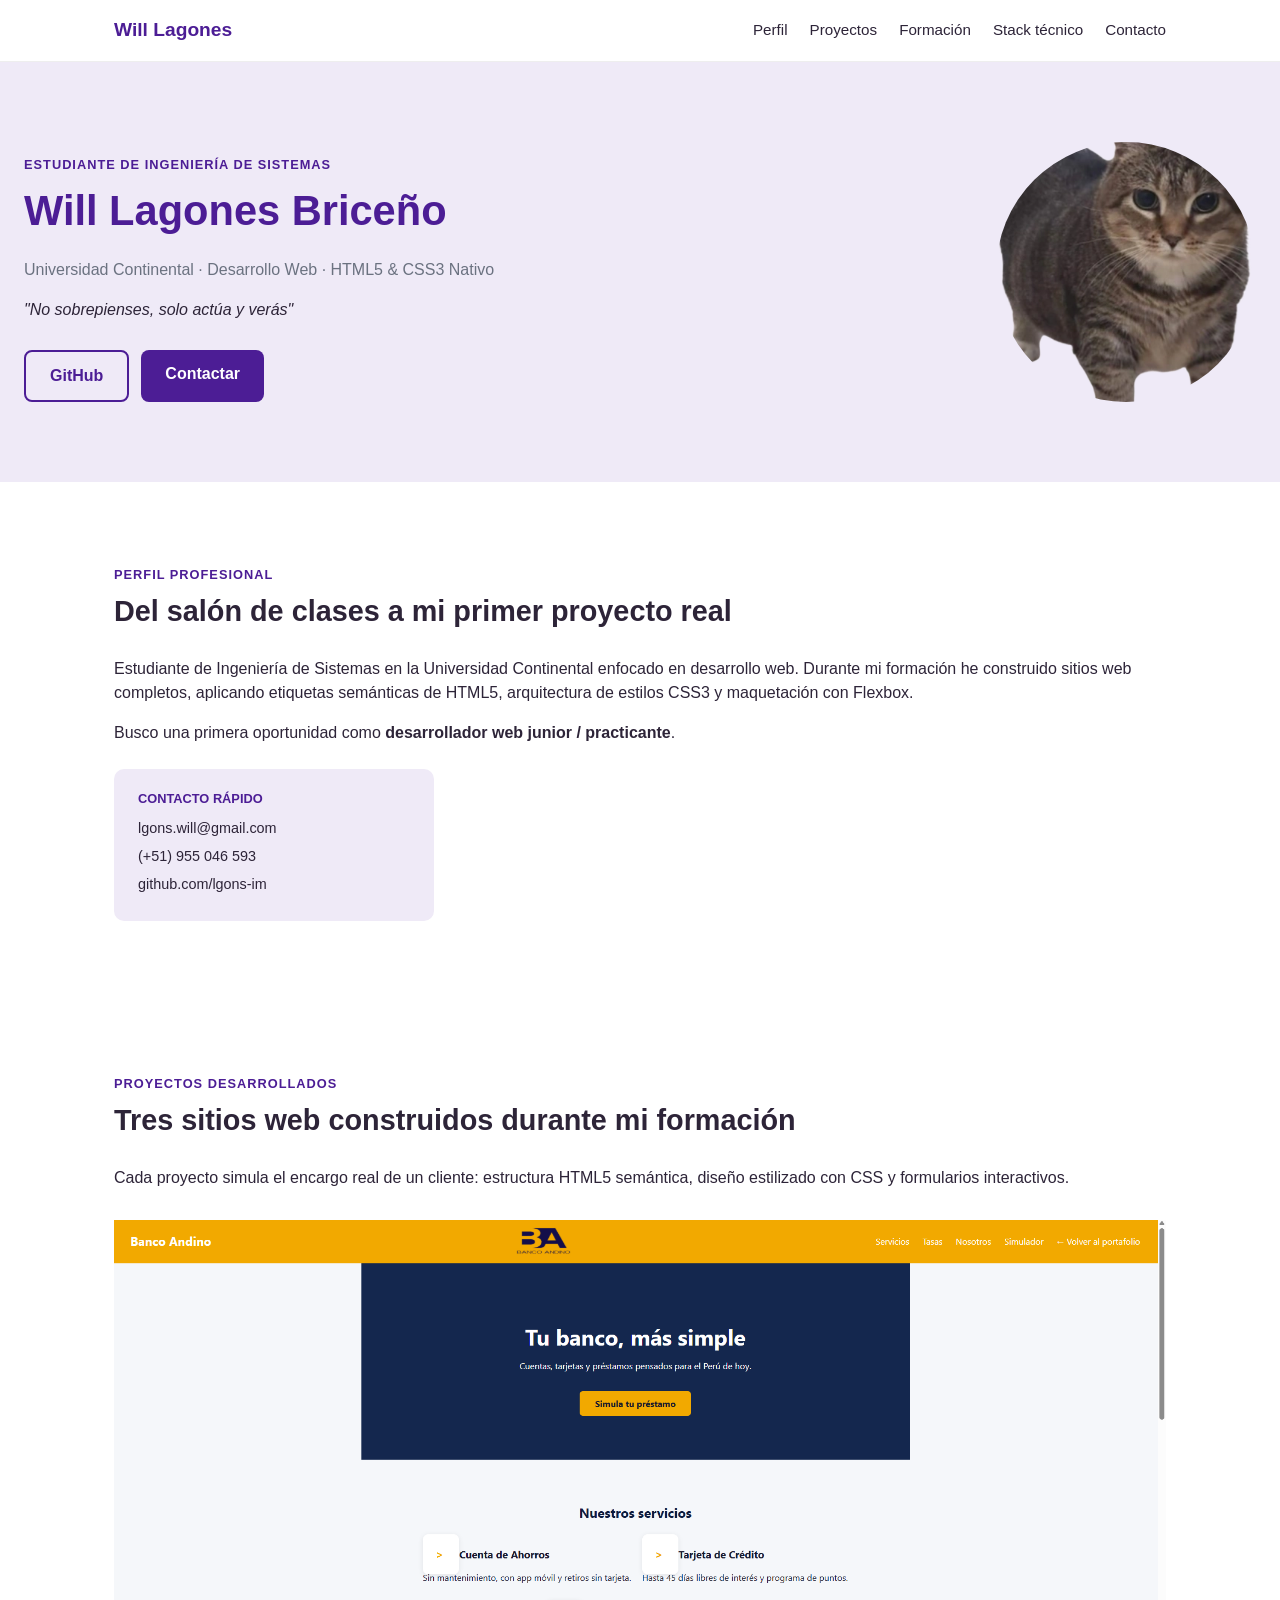
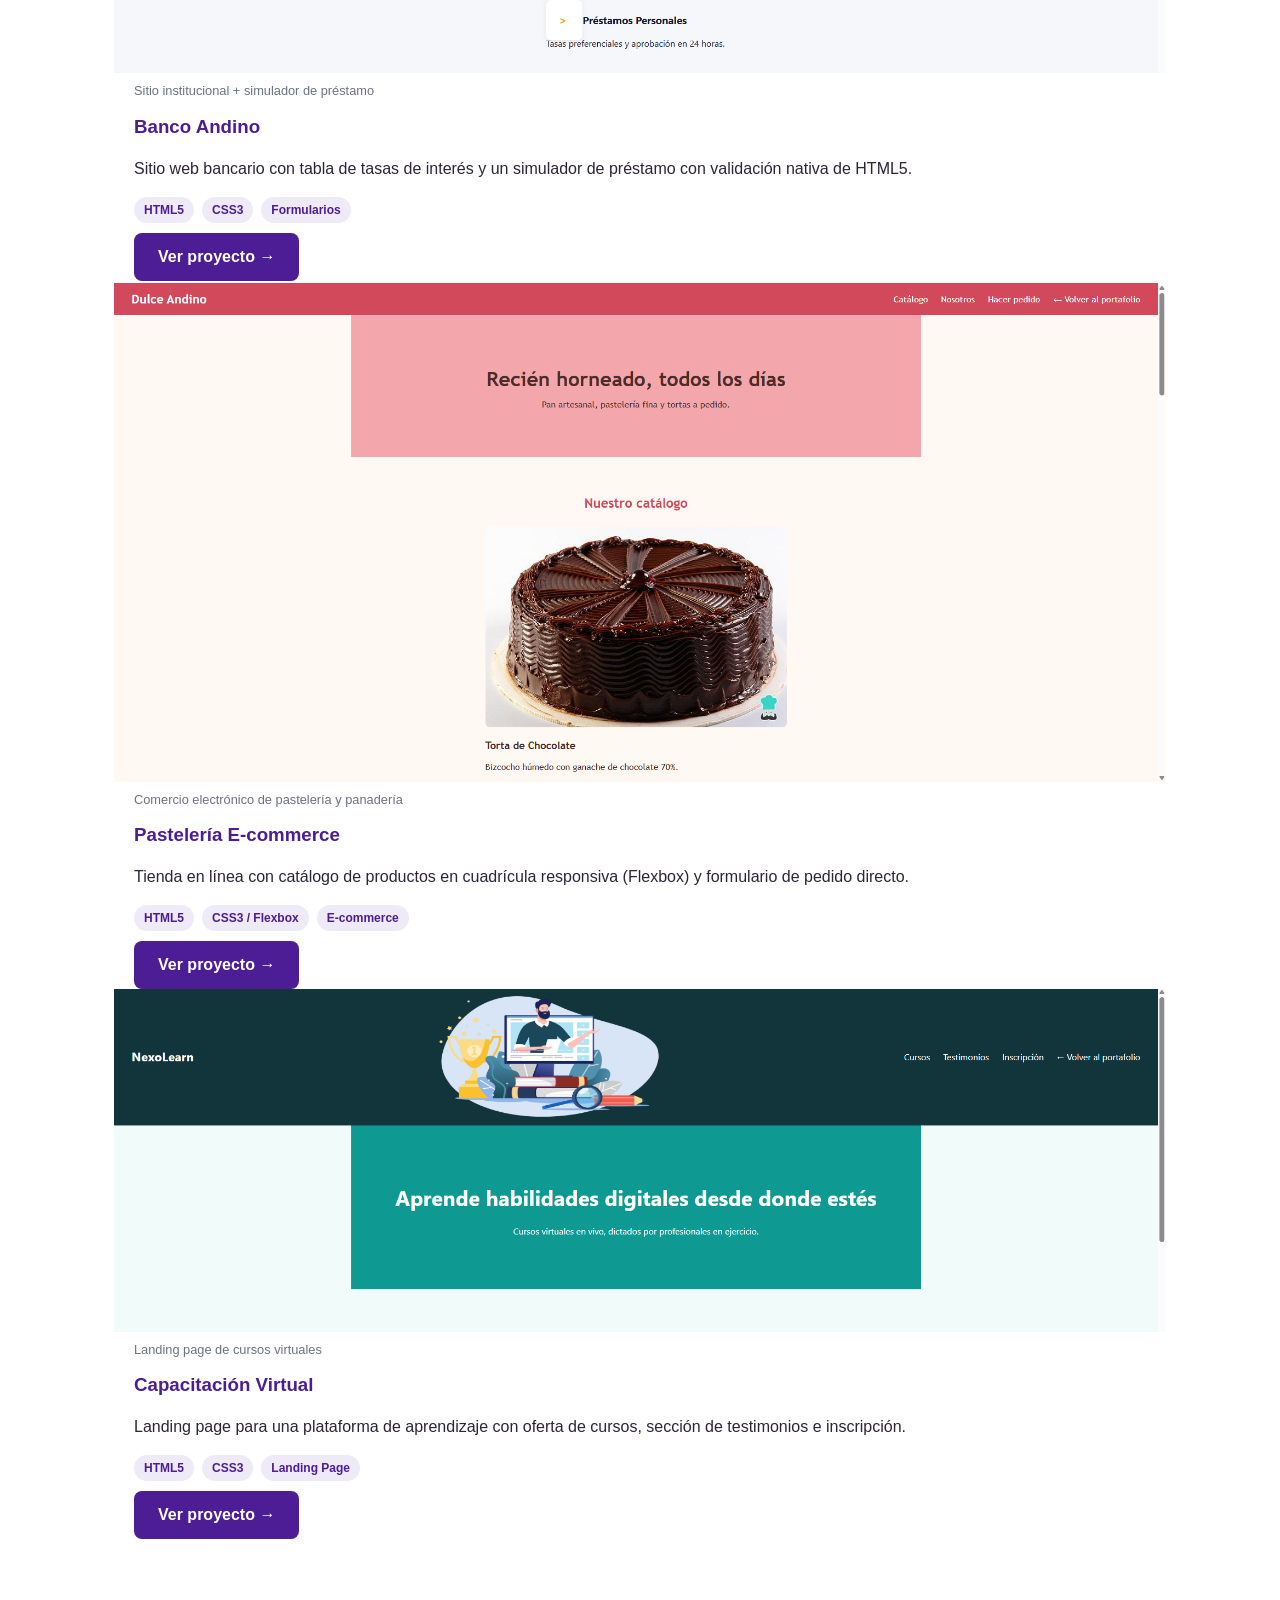
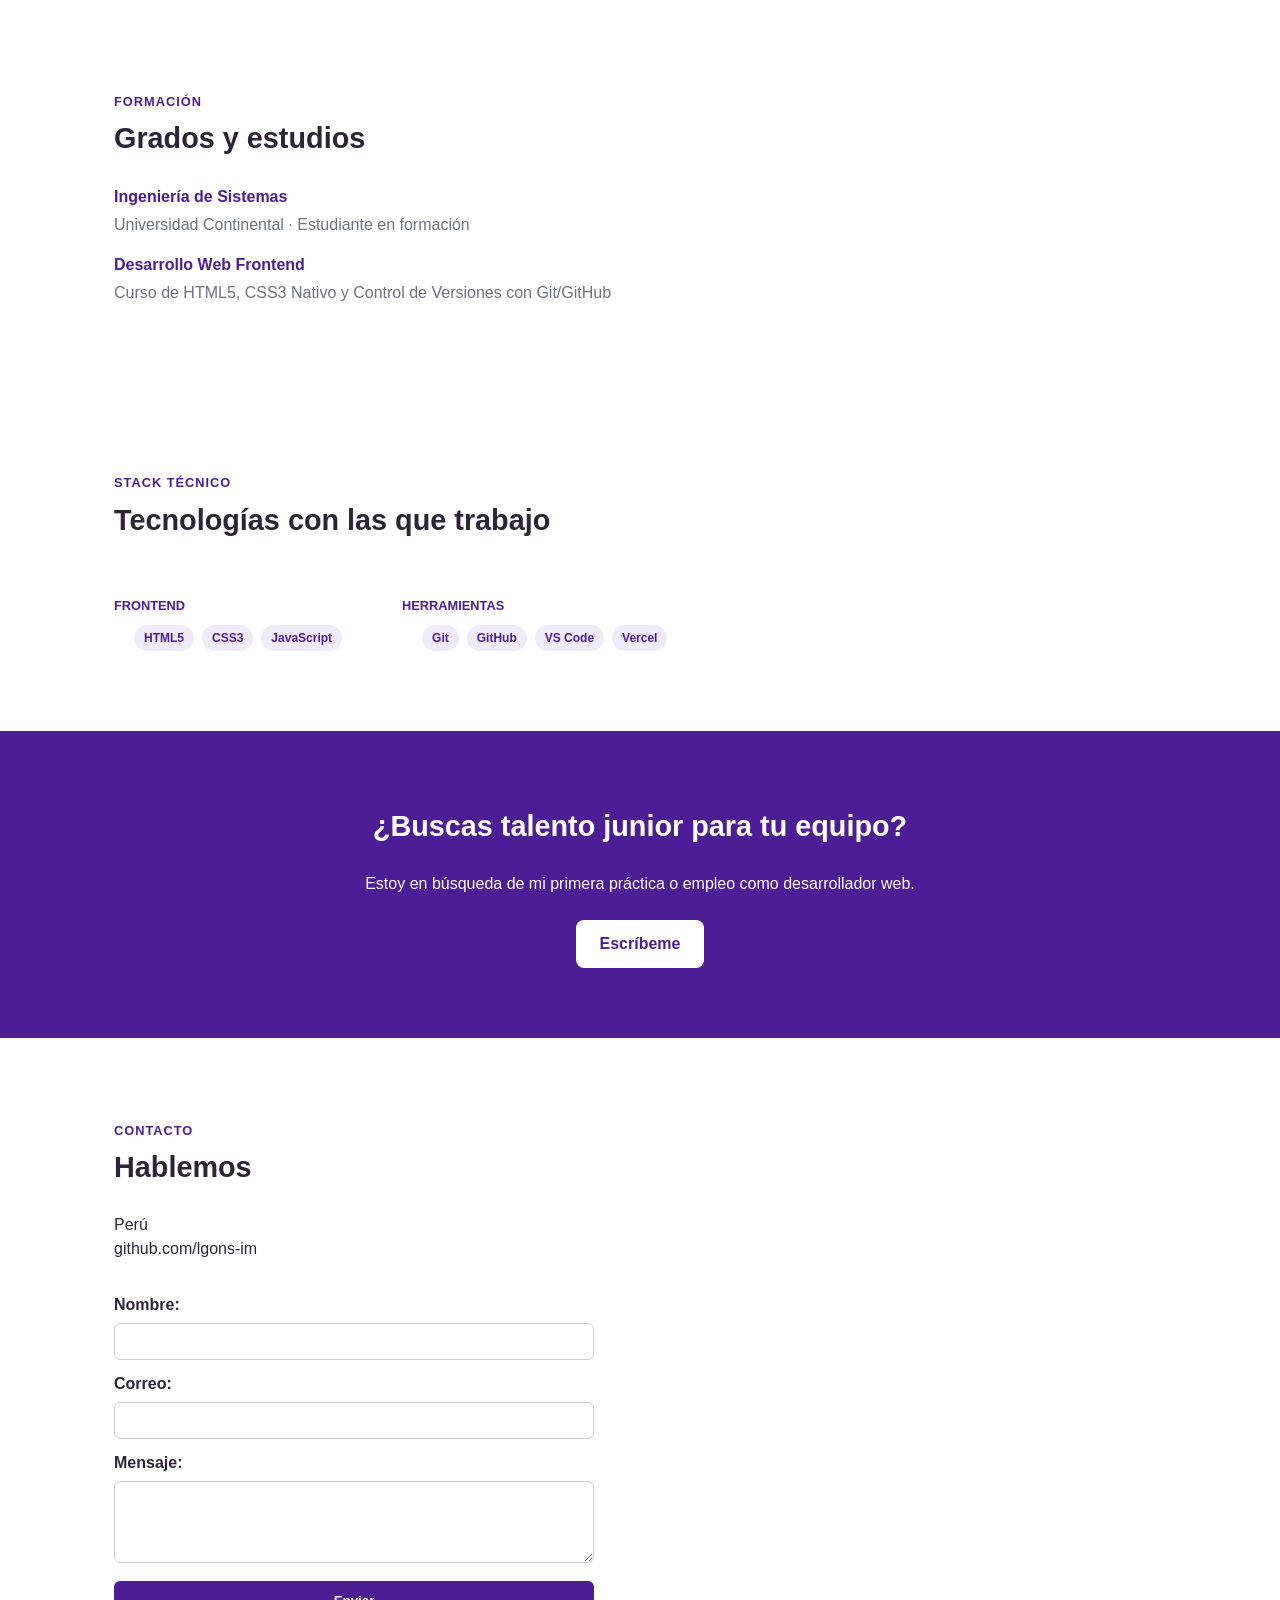
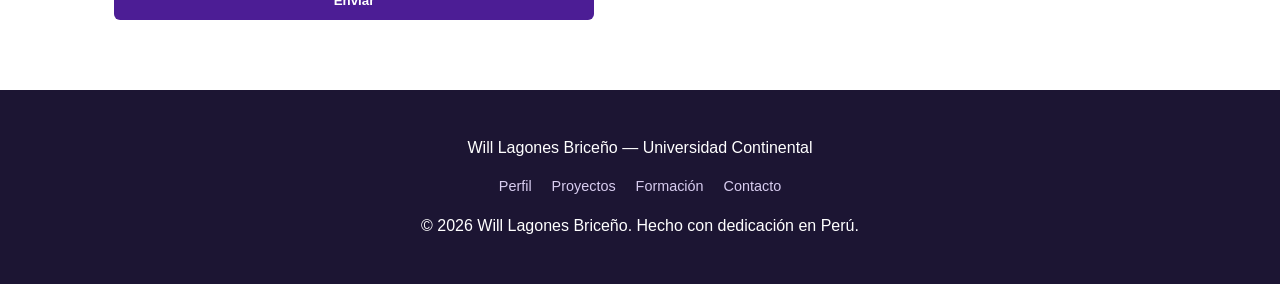
<file: index.html>
<!DOCTYPE html>
<html lang="es">
<head>
  <meta charset="UTF-8">
  <meta name="viewport" content="width=device-width, initial-scale=1.0">
  <meta name="description" content="Portafolio de Will Lagones Briceño, estudiante de Ingeniería de Sistemas en la Universidad Continental">
  <meta name="author" content="Will Lagones Briceño">
  <title>Will Lagones Briceño — Portafolio de Desarrollo Web</title>
  <link rel="stylesheet" href="../css/portafolio.css">
</head>
<body>

  <header>
    <nav>
      <a href="#top" class="logo">Will Lagones</a>
      <ul>
        <li><a href="#perfil">Perfil</a></li>
        <li><a href="#proyectos">Proyectos</a></li>
        <li><a href="#formacion">Formación</a></li>
        <li><a href="#stack">Stack técnico</a></li>
        <li><a href="#contacto">Contacto</a></li>
      </ul>
    </nav>
  </header>

  <main>

    <!-- ============ HERO ============ -->
    <section class="hero" id="top">
      <div class="hero-texto">
        <p class="kicker">Estudiante de Ingeniería de Sistemas</p>
        <h1>Will Lagones Briceño</h1>
        <p class="subtitulo">Universidad Continental · Desarrollo Web · HTML5 & CSS3 Nativo</p>
        <p class="frase">"No sobrepienses, solo actúa y verás"</p>
        <div class="hero-botones">
          <a href="https://github.com/lgons-im" target="_blank" rel="noopener" class="btn btn-outline">GitHub</a>
          <a href="#contacto" class="btn btn-solido">Contactar</a>
        </div>
      </div>
      <img src="../img/Oia_Cat.webp" alt="Foto de Will Lagones Briceño" width="260" height="260" class="hero-foto">
    </section>

    <!-- ============ PERFIL PROFESIONAL ============ -->
    <section id="perfil">
      <p class="kicker">Perfil profesional</p>
      <h2>Del salón de clases a mi primer proyecto real</h2>
      <p>Estudiante de Ingeniería de Sistemas en la Universidad Continental enfocado en desarrollo web. Durante mi formación he construido
      sitios web completos, aplicando etiquetas semánticas de HTML5, arquitectura de estilos CSS3 y maquetación con Flexbox.</p>
      <p>Busco una primera oportunidad como <strong>desarrollador web junior / practicante</strong>.</p>

      <div class="contacto-rapido">
        <h6>Contacto rápido</h6>
        <ul>
          <li>lgons.will@gmail.com</li>
          <li>(+51) 955 046 593</li>
          <li>github.com/lgons-im</li>
        </ul>
      </div>
    </section>

    <!-- ============ PROYECTOS ============ -->
    <section id="proyectos">
      <p class="kicker">Proyectos desarrollados</p>
      <h2>Tres sitios web construidos durante mi formación</h2>
      <p>Cada proyecto simula el encargo real de un cliente: estructura HTML5 semántica, diseño estilizado con CSS y formularios interactivos.</p>

      <div class="proyectos-grid">

        <article class="proyecto-card">
          <figure>
            <img src="../img/banco.png" alt="Captura del sitio Banco Andino">
            <figcaption>Sitio institucional + simulador de préstamo</figcaption>
          </figure>
          <h3>Banco Andino</h3>
          <p>Sitio web bancario con tabla de tasas de interés y un simulador de préstamo con validación nativa de HTML5.</p>
          <ul class="tecnologias">
            <li>HTML5</li>
            <li>CSS3</li>
            <li>Formularios</li>
          </ul>
          <a href="banco.html" class="btn btn-solido">Ver proyecto &rarr;</a>

        <article class="proyecto-card">
          <figure>
            <img src="../img/ecommerce.png" alt="Captura del sitio de la pastelería">
            <figcaption>Comercio electrónico de pastelería y panadería</figcaption>
          </figure>
          <h3>Pastelería E-commerce</h3>
          <p>Tienda en línea con catálogo de productos en cuadrícula responsiva (Flexbox) y formulario de pedido directo.</p>
          <ul class="tecnologias">
            <li>HTML5</li>
            <li>CSS3 / Flexbox</li>
            <li>E-commerce</li>
          </ul>
<a href="pasteleria_ecommerce.html" class="btn btn-solido">Ver proyecto &rarr;</a>        </article>

        <article class="proyecto-card">
          <figure>
            <img src="../img/capacitacion.png" alt="Captura del sitio de capacitación virtual">
            <figcaption>Landing page de cursos virtuales</figcaption>
          </figure>
          <h3>Capacitación Virtual</h3>
          <p>Landing page para una plataforma de aprendizaje con oferta de cursos, sección de testimonios e inscripción.</p>
          <ul class="tecnologias">
            <li>HTML5</li>
            <li>CSS3</li>
            <li>Landing Page</li>
          </ul>
<a href="capacitacion_virtual.html" class="btn btn-solido">Ver proyecto &rarr;</a>        </article>

      </div>
    </section>

    <!-- ============ FORMACIÓN ============ -->
    <section id="formacion">
      <p class="kicker">Formación</p>
      <h2>Grados y estudios</h2>
      <dl>
        <dt>Ingeniería de Sistemas</dt>
        <dd>Universidad Continental · Estudiante en formación</dd>

        <dt>Desarrollo Web Frontend</dt>
        <dd>Curso de HTML5, CSS3 Nativo y Control de Versiones con Git/GitHub</dd>
      </dl>
    </section>

    <!-- ============ STACK TÉCNICO ============ -->
    <section id="stack">
      <p class="kicker">Stack técnico</p>
      <h2>Tecnologías con las que trabajo</h2>

      <div class="stack-grid">
        <div class="stack-grupo">
          <h6>Frontend</h6>
          <ul class="tecnologias">
            <li>HTML5</li>
            <li>CSS3</li>
            <li>JavaScript</li>
          </ul>
        </div>
        <div class="stack-grupo">
          <h6>Herramientas</h6>
          <ul class="tecnologias">
            <li>Git</li>
            <li>GitHub</li>
            <li>VS Code</li>
            <li>Vercel</li>
          </ul>
        </div>
      </div>
    </section>

    <!-- ============ CTA ============ -->
    <section class="cta">
      <h2>¿Buscas talento junior para tu equipo?</h2>
      <p>Estoy en búsqueda de mi primera práctica o empleo como desarrollador web.</p>
      <a href="#contacto" class="btn btn-solido">Escríbeme</a>
    </section>

    <!-- ============ CONTACTO ============ -->
    <section id="contacto">
      <p class="kicker">Contacto</p>
      <h2>Hablemos</h2>
      <p>
        Perú <br>
        github.com/lgons-im
      </p>
      <form>
        <label for="nombre">Nombre:</label>
        <input type="text" id="nombre" name="nombre" required>

        <label for="correo">Correo:</label>
        <input type="email" id="correo" name="correo" required>

        <label for="mensaje">Mensaje:</label>
        <textarea id="mensaje" name="mensaje" rows="4" required></textarea>

        <input type="submit" value="Enviar">
      </form>
    </section>

  </main>

  <footer>
    <p>Will Lagones Briceño — Universidad Continental</p>
    <nav>
      <a href="#perfil">Perfil</a>
      <a href="#proyectos">Proyectos</a>
      <a href="#formacion">Formación</a>
      <a href="#contacto">Contacto</a>
    </nav>
    <p>&copy; 2026 Will Lagones Briceño. Hecho con dedicación en Perú.</p>
  </footer>

</body>
</html>
</file>
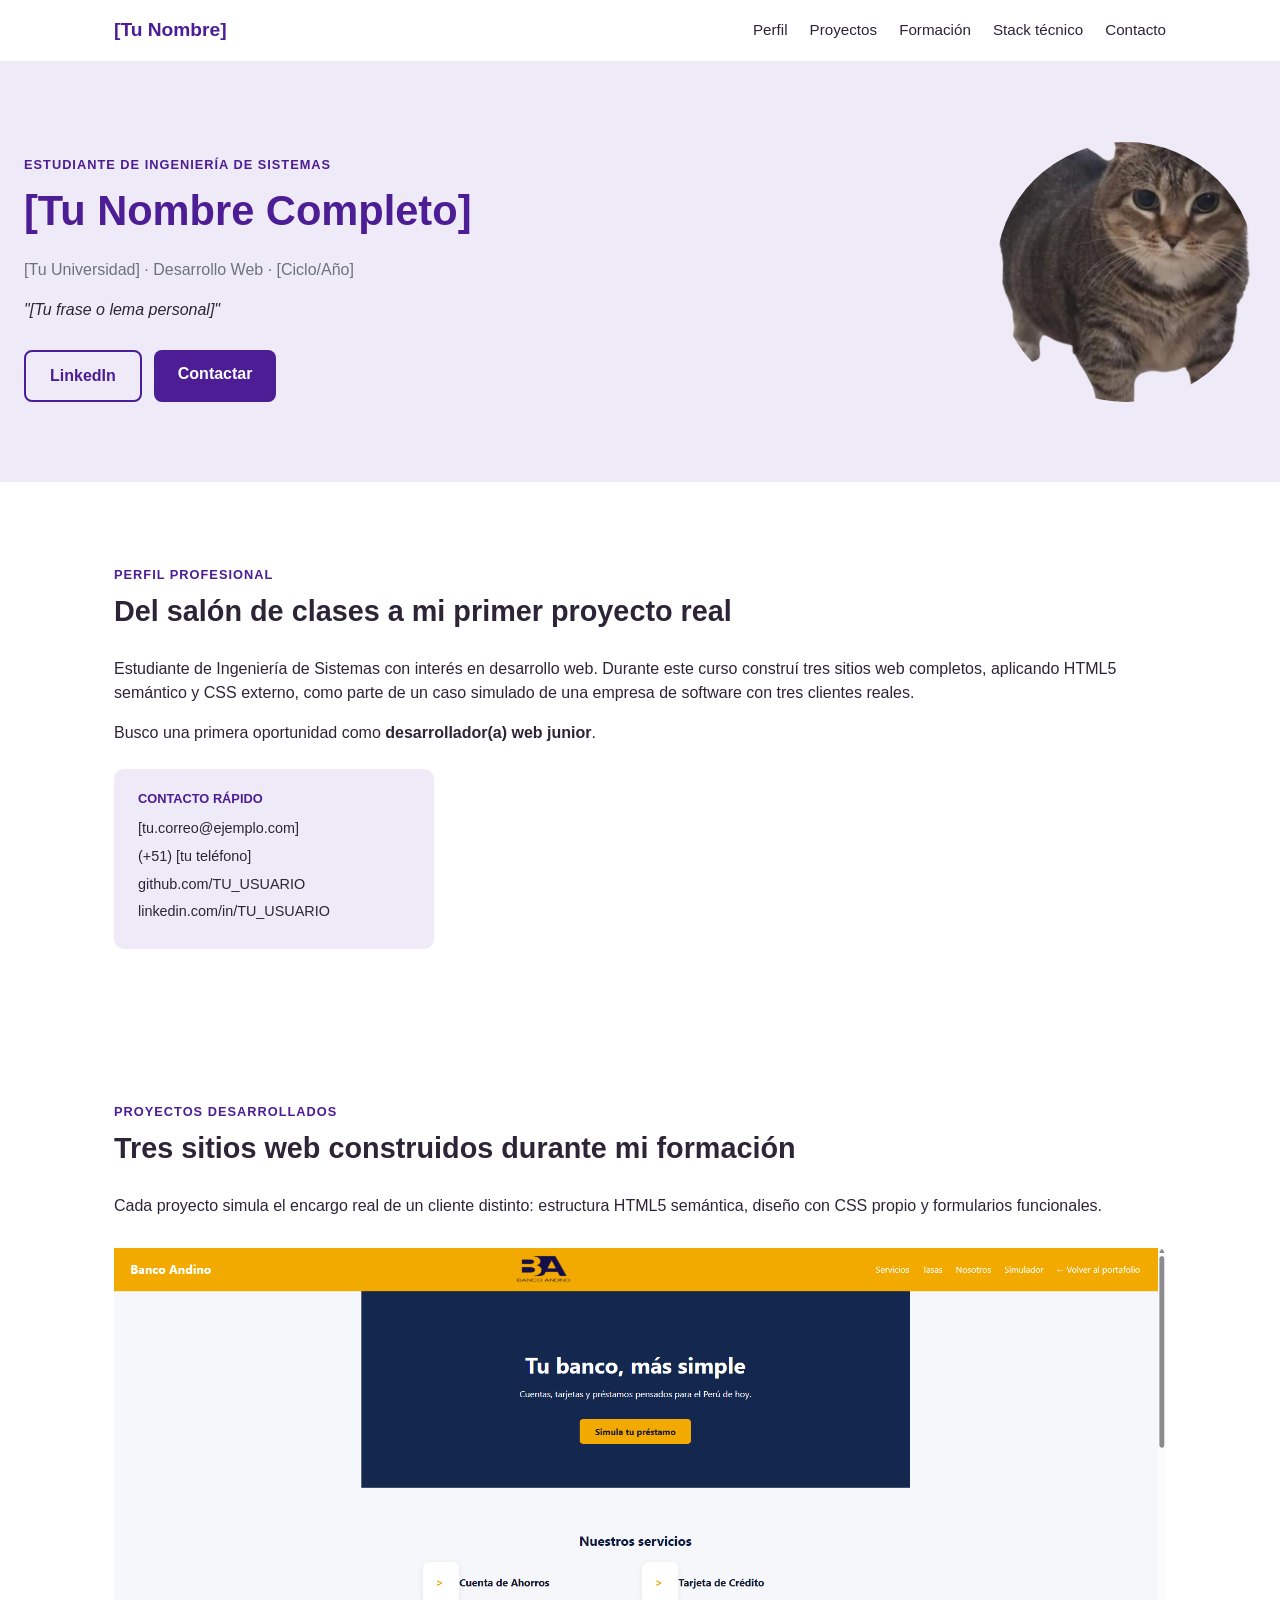
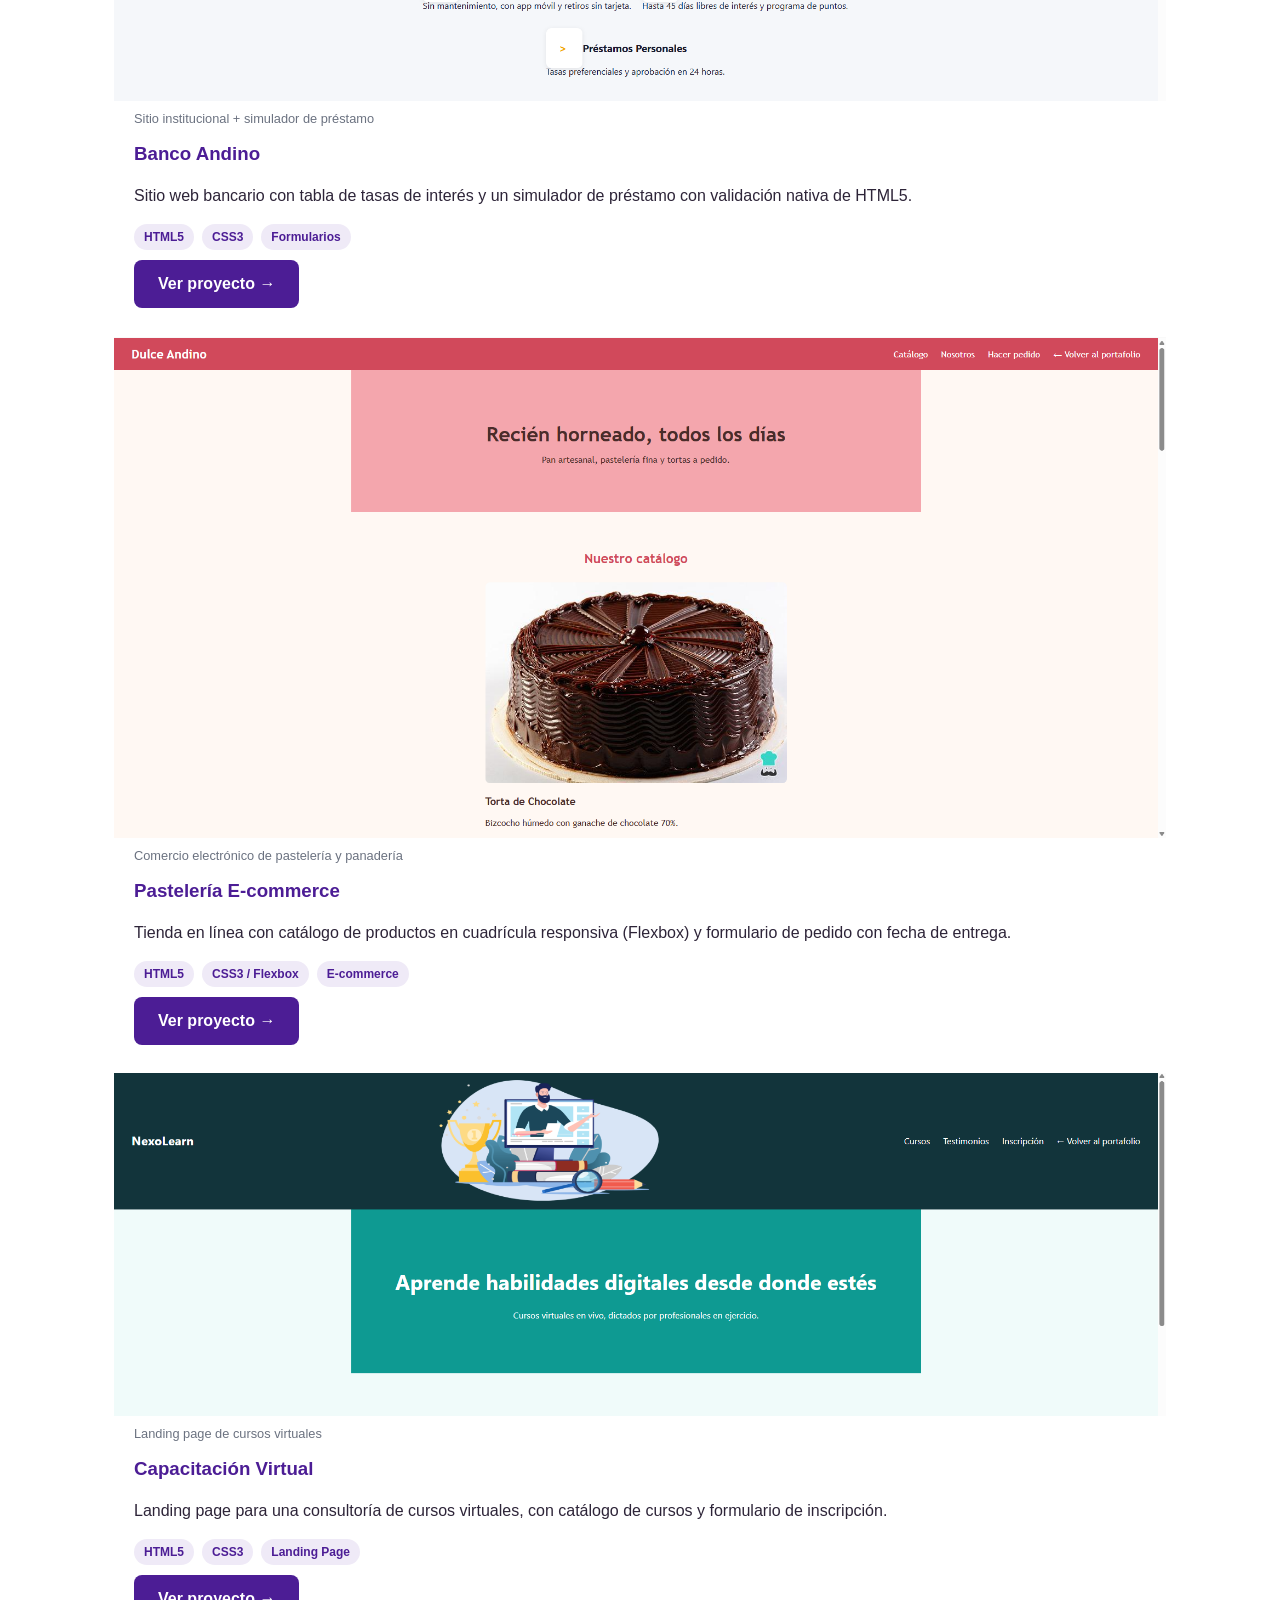
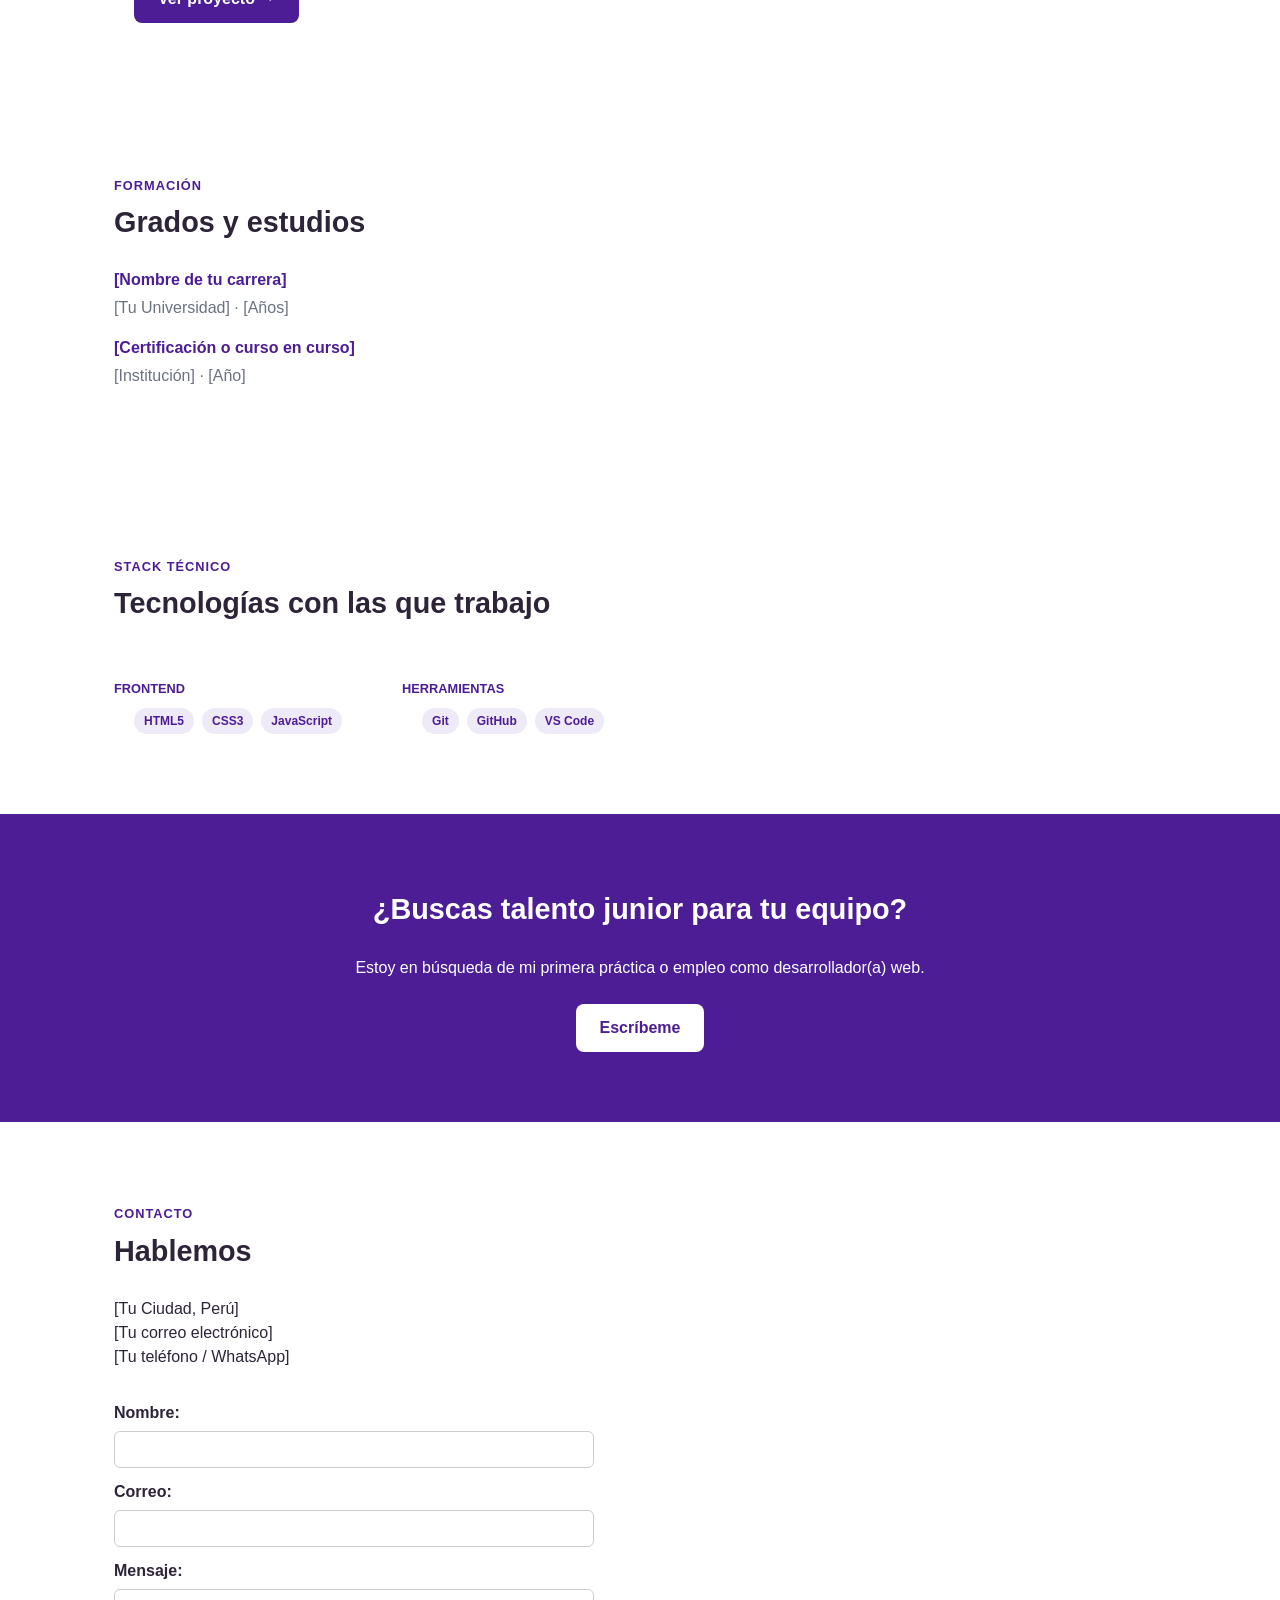
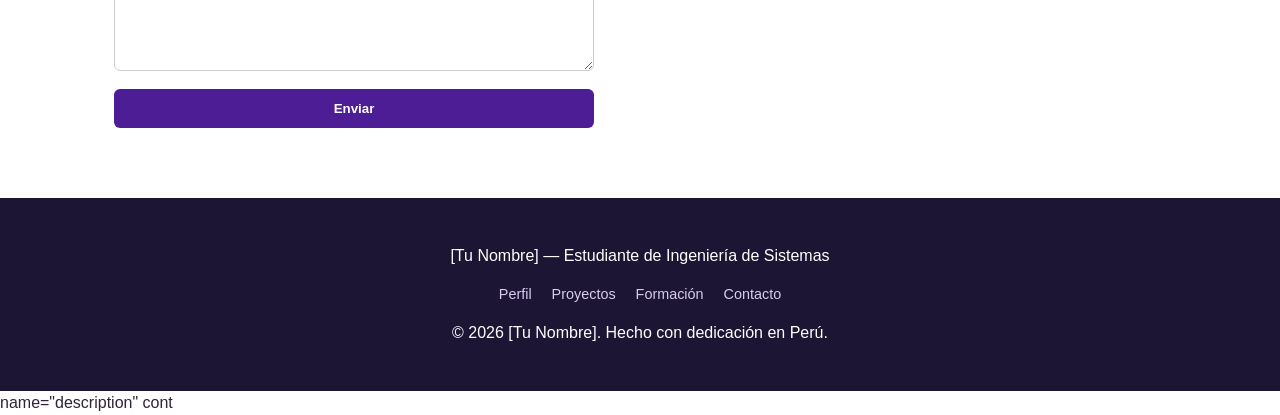
<file: html/index.html>
<!DOCTYPE html>
<html lang="es">
<head>
  <meta charset="UTF-8">
  <meta name="viewport" content="width=device-width, initial-scale=1.0">
  <meta ent="Portafolio de [Tu Nombre], estudiante de Ingeniería de Sistemas">
  <meta name="author" content="[Tu Nombre]">
  <title>[Tu Nombre] — Portafolio de Desarrollo Web</title>
  <link rel="stylesheet" href="../css/portafolio.css">
</head>
<body>

  <header>
    <nav>
      <a href="#top" class="logo">[Tu Nombre]</a>
      <ul>
        <li><a href="#perfil">Perfil</a></li>
        <li><a href="#proyectos">Proyectos</a></li>
        <li><a href="#formacion">Formación</a></li>
        <li><a href="#stack">Stack técnico</a></li>
        <li><a href="#contacto">Contacto</a></li>
      </ul>
    </nav>
  </header>

  <main>

    <!-- ============ HERO ============ -->
    <section class="hero" id="top">
      <div class="hero-texto">
        <p class="kicker">Estudiante de Ingeniería de Sistemas</p>
        <h1>[Tu Nombre Completo]</h1>
        <p class="subtitulo">[Tu Universidad] · Desarrollo Web · [Ciclo/Año]</p>
        <p class="frase">"[Tu frase o lema personal]"</p>
        <div class="hero-botones">
          <a href="https://linkedin.com/in/TU_USUARIO" target="_blank" class="btn btn-outline">LinkedIn</a>
          <a href="#contacto" class="btn btn-solido">Contactar</a>
        </div>
      </div>
      <img src="../img/Oia_Cat.webp" alt="Foto de [Tu Nombre]" width="260" height="260" class="hero-foto">
    </section>

    <!-- ============ PERFIL PROFESIONAL ============ -->
    <section id="perfil">
      <p class="kicker">Perfil profesional</p>
      <h2>Del salón de clases a mi primer proyecto real</h2>
      <p>Estudiante de Ingeniería de Sistemas con interés en desarrollo web. Durante este curso construí
      tres sitios web completos, aplicando HTML5 semántico y CSS externo, como parte de un caso simulado
      de una empresa de software con tres clientes reales.</p>
      <p>Busco una primera oportunidad como <strong>desarrollador(a) web junior</strong>.</p>

      <div class="contacto-rapido">
        <h6>Contacto rápido</h6>
        <ul>
          <li>[tu.correo@ejemplo.com]</li>
          <li>(+51) [tu teléfono]</li>
          <li>github.com/TU_USUARIO</li>
          <li>linkedin.com/in/TU_USUARIO</li>
        </ul>
      </div>
    </section>

    <!-- ============ PROYECTOS ============ -->
    <section id="proyectos">
      <p class="kicker">Proyectos desarrollados</p>
      <h2>Tres sitios web construidos durante mi formación</h2>
      <p>Cada proyecto simula el encargo real de un cliente distinto: estructura HTML5 semántica, diseño
      con CSS propio y formularios funcionales.</p>

      <div class="proyectos-grid">

        <article class="proyecto-card">
          <figure>
            <img src="../img/banco.png" alt="Captura del sitio Banco Andino">
            <figcaption>Sitio institucional + simulador de préstamo</figcaption>
          </figure>
          <h3>Banco Andino</h3>
          <p>Sitio web bancario con tabla de tasas de interés y un simulador de préstamo con validación
          nativa de HTML5.</p>
          <ul class="tecnologias">
            <li>HTML5</li>
            <li>CSS3</li>
            <li>Formularios</li>
          </ul>
          <a href="banco.html" class="btn btn-solido">Ver proyecto →</a>
        </article>

        <article class="proyecto-card">
          <figure>
            <img src="../img/ecommerce.png" alt="Captura del sitio de la pastelería">
            <figcaption>Comercio electrónico de pastelería y panadería</figcaption>
          </figure>
          <h3>Pastelería E-commerce</h3>
          <p>Tienda en línea con catálogo de productos en cuadrícula responsiva (Flexbox) y formulario de
          pedido con fecha de entrega.</p>
          <ul class="tecnologias">
            <li>HTML5</li>
            <li>CSS3 / Flexbox</li>
            <li>E-commerce</li>
          </ul>
          <a href="pasteleria_ecommerce.html" class="btn btn-solido">Ver proyecto →</a>
        </article>

        <article class="proyecto-card">
          <figure>
            <img src="../img/{3E612E41-8E1F-45CD-9FAD-B166292EE757}.png" alt="Captura del sitio de capacitación virtual">
            <figcaption>Landing page de cursos virtuales</figcaption>
          </figure>
          <h3>Capacitación Virtual</h3>
          <p>Landing page para una consultoría de cursos virtuales, con catálogo de cursos y formulario
          de inscripción.</p>
          <ul class="tecnologias">
            <li>HTML5</li>
            <li>CSS3</li>
            <li>Landing Page</li>
          </ul>
          <a href="capacitacion_virtual.html" class="btn btn-solido">Ver proyecto →</a>
        </article>

      </div>
    </section>

    <!-- ============ FORMACIÓN ============ -->
    <section id="formacion">
      <p class="kicker">Formación</p>
      <h2>Grados y estudios</h2>
      <dl>
        <dt>[Nombre de tu carrera]</dt>
        <dd>[Tu Universidad] · [Años]</dd>

        <dt>[Certificación o curso en curso]</dt>
        <dd>[Institución] · [Año]</dd>
      </dl>
    </section>

    <!-- ============ STACK TÉCNICO ============ -->
    <section id="stack">
      <p class="kicker">Stack técnico</p>
      <h2>Tecnologías con las que trabajo</h2>

      <div class="stack-grid">
        <div class="stack-grupo">
          <h6>Frontend</h6>
          <ul class="tecnologias">
            <li>HTML5</li>
            <li>CSS3</li>
            <li>JavaScript</li>
          </ul>
        </div>
        <div class="stack-grupo">
          <h6>Herramientas</h6>
          <ul class="tecnologias">
            <li>Git</li>
            <li>GitHub</li>
            <li>VS Code</li>
          </ul>
        </div>
      </div>
    </section>

    <!-- ============ CTA ============ -->
    <section class="cta">
      <h2>¿Buscas talento junior para tu equipo?</h2>
      <p>Estoy en búsqueda de mi primera práctica o empleo como desarrollador(a) web.</p>
      <a href="mailto:tu.correo@ejemplo.com" class="btn btn-solido">Escríbeme</a>
    </section>

    <!-- ============ CONTACTO ============ -->
    <section id="contacto">
      <p class="kicker">Contacto</p>
      <h2>Hablemos</h2>
      <p>
        [Tu Ciudad, Perú] <br>
        [Tu correo electrónico] <br>
        [Tu teléfono / WhatsApp]
      </p>
      <form>
        <label for="nombre">Nombre:</label>
        <input type="text" id="nombre" name="nombre" required>

        <label for="correo">Correo:</label>
        <input type="email" id="correo" name="correo" required>

        <label for="mensaje">Mensaje:</label>
        <textarea id="mensaje" name="mensaje" rows="4"></textarea>

        <input type="submit" value="Enviar">
      </form>
    </section>

  </main>

  <footer>
    <p>[Tu Nombre] — Estudiante de Ingeniería de Sistemas</p>
    <nav>
      <a href="#perfil">Perfil</a>
      <a href="#proyectos">Proyectos</a>
      <a href="#formacion">Formación</a>
      <a href="#contacto">Contacto</a>
    </nav>
    <p>&copy; 2026 [Tu Nombre]. Hecho con dedicación en Perú.</p>
  </footer>

</body>
</html>name="description" cont
</file>
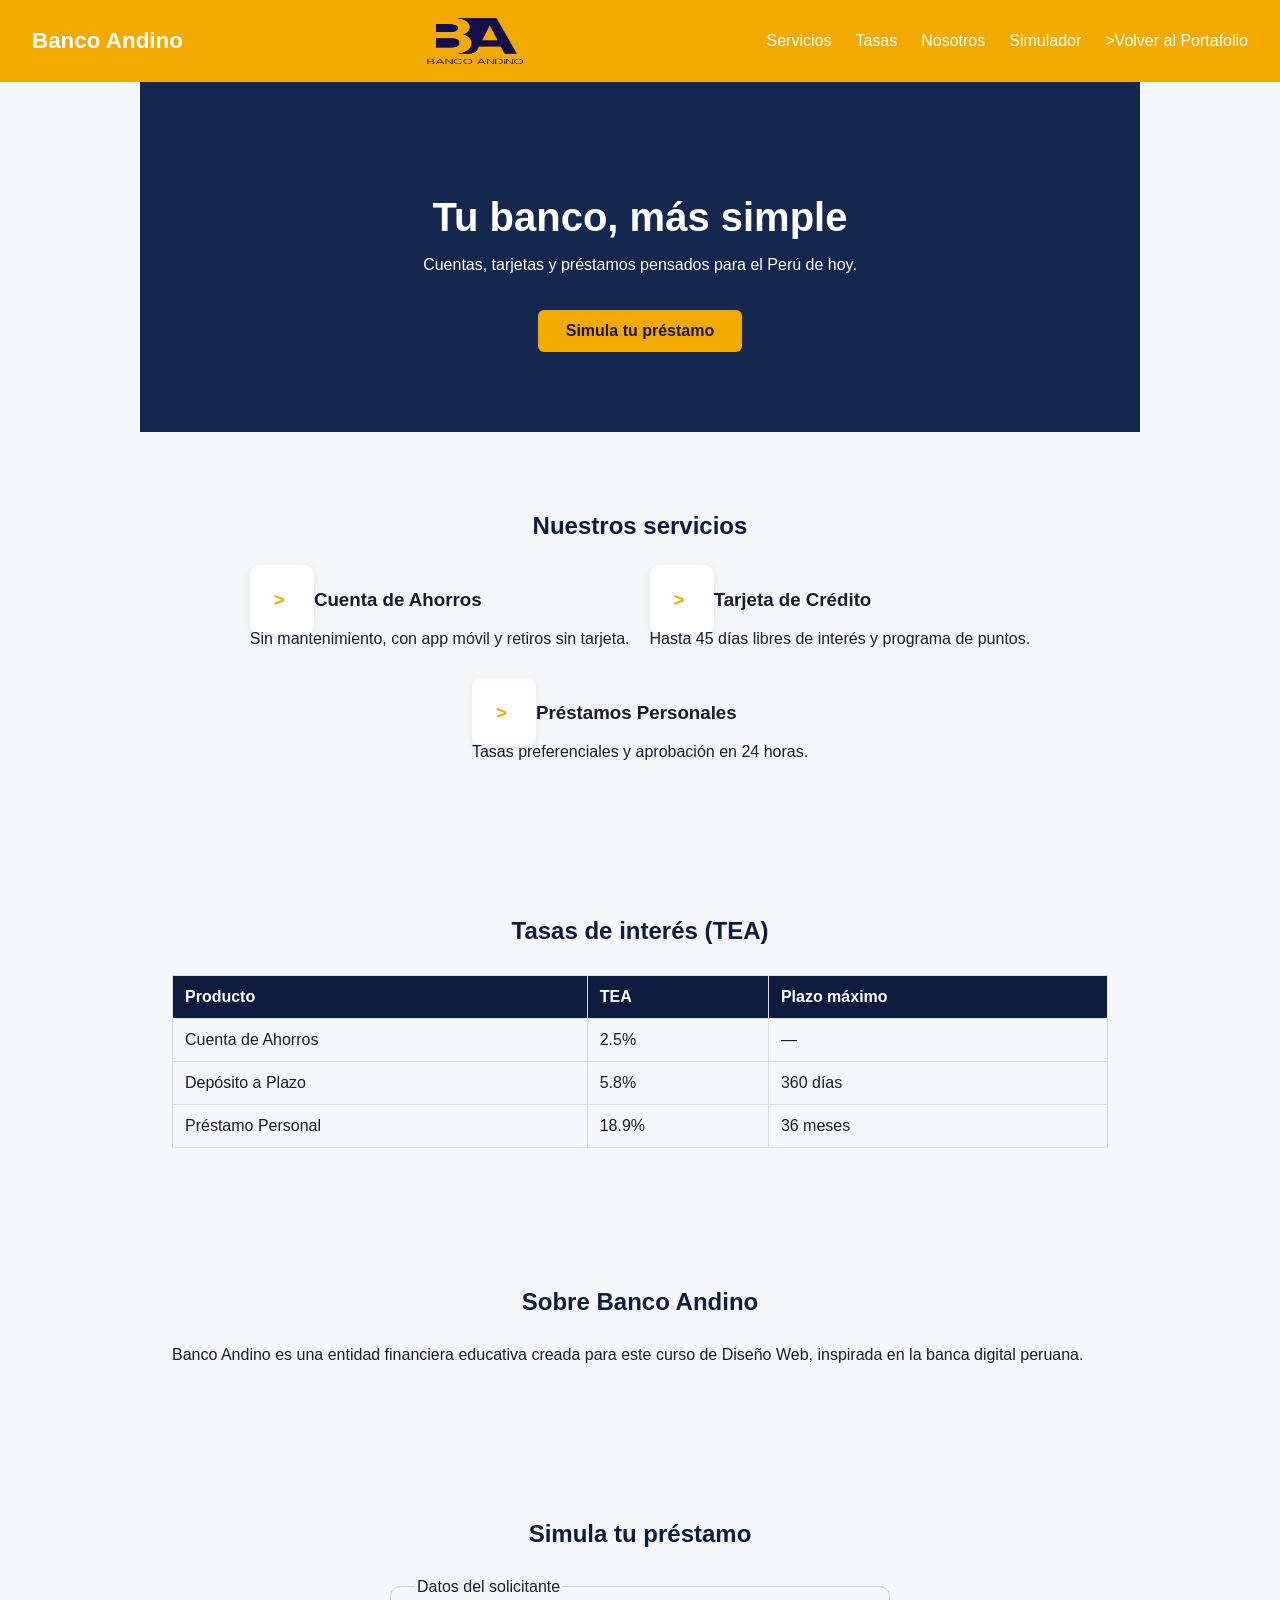
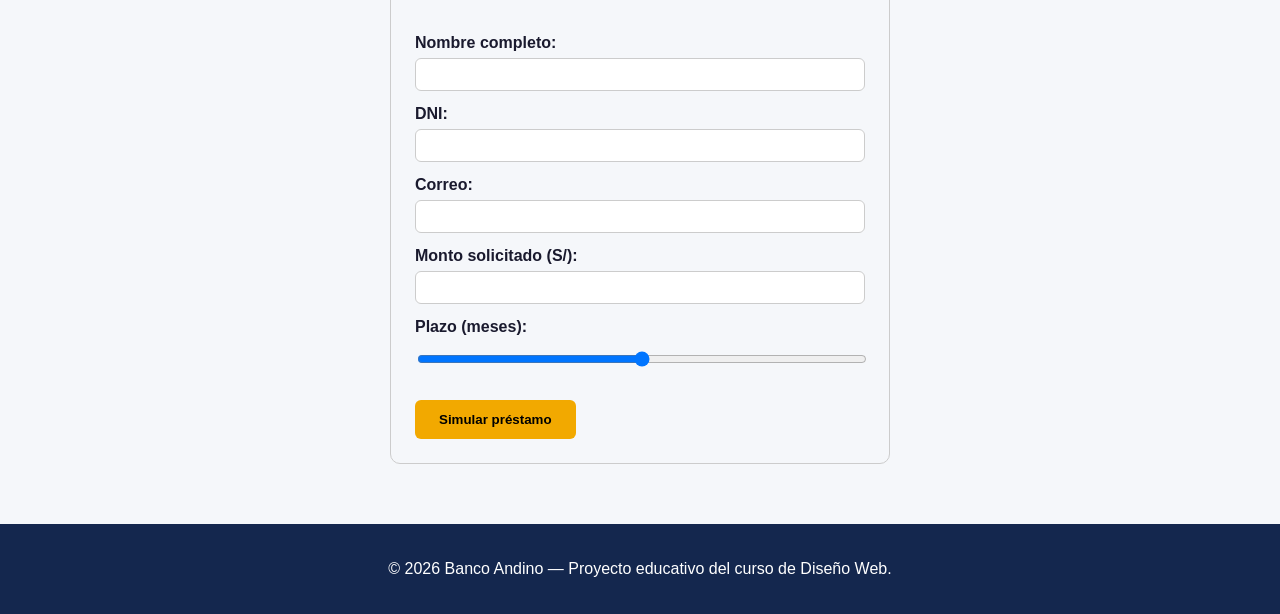
<file: banco.html>
<!DOCTYPE html>
<html lang="es">
<head>
  <meta charset="UTF-8">
  <meta name="viewport" content="width=device-width, initial-scale=1.0">
  <meta name="description" content="Banco Andino - Banca simple y confiable">
  <title>Banco Andino</title>
  <link rel="stylesheet" href="../css/banco.css">
</head>
<body>
  <header>
    <div class="logo">Banco Andino</div>
    <img src="../img/Banco_Andino_29.webp" alt="Fachada Banco Andino" width="100" height="50">
    <nav>
      <ul>
        <li><a href="#servicios">Servicios</a></li>
        <li><a href="#tasas">Tasas</a></li>
        <li><a href="#nosotros">Nosotros</a></li>
        <li><a href="#contacto">Simulador</a></li>
        <li>><a href="index.html">Volver al Portafolio</a></li>
      </ul>
    </nav>
  </header>

  <main>
    <section class="hero">
      <h1>Tu banco, más simple</h1>
      <p>Cuentas, tarjetas y préstamos pensados para el Perú de hoy.</p>
      <a href="#contacto" class="btn">Simula tu préstamo</a>
    </section>

    <section id="servicios">
      <h2>Nuestros servicios</h2>
      <div class="servicios-grid">
        <article class="servicio-card">
          <h3>Cuenta de Ahorros</h3>
          <p>Sin mantenimiento, con app móvil y retiros sin tarjeta.</p>
        </article>
        <article class="servicio-card">
          <h3>Tarjeta de Crédito</h3>
          <p>Hasta 45 días libres de interés y programa de puntos.</p>
        </article>
        <article class="servicio-card">
          <h3>Préstamos Personales</h3>
          <p>Tasas preferenciales y aprobación en 24 horas.</p>
        </article>
      </div>
    </section>

    <section id="tasas">
      <h2>Tasas de interés (TEA)</h2>
      <table>
        <thead>
          <tr>
            <th scope="col">Producto</th>
            <th scope="col">TEA</th>
            <th scope="col">Plazo máximo</th>
          </tr>
        </thead>
        <tbody>
          <tr>
            <td>Cuenta de Ahorros</td>
            <td>2.5%</td>
            <td>—</td>
          </tr>
          <tr>
            <td>Depósito a Plazo</td>
            <td>5.8%</td>
            <td>360 días</td>
          </tr>
          <tr>
            <td>Préstamo Personal</td>
            <td>18.9%</td>
            <td>36 meses</td>
          </tr>
        </tbody>
      </table>
    </section>

    <section id="nosotros">
      <h2>Sobre Banco Andino</h2>
      <p>Banco Andino es una entidad financiera educativa creada para este curso de Diseño Web, inspirada
      en la banca digital peruana.</p>
    </section>

    <section id="contacto">
      <h2>Simula tu préstamo</h2>
      <form>
        <fieldset>
          <legend>Datos del solicitante</legend>

          <label for="nombre">Nombre completo:</label>
          <input type="text" id="nombre" name="nombre" required>

          <label for="dni">DNI:</label>
          <input type="text" id="dni" name="dni" pattern="[0-9]{8}" maxlength="8" required>

          <label for="correo">Correo:</label>
          <input type="email" id="correo" name="correo" required>

          <label for="monto">Monto solicitado (S/):</label>
          <input type="number" id="monto" name="monto" min="500" max="50000" step="100">

          <label for="plazo">Plazo (meses):</label>
          <input type="range" id="plazo" name="plazo" min="6" max="36">

          <input type="submit" value="Simular préstamo">
        </fieldset>
      </form>
    </section>
  </main>

  <footer>
    <p>&copy; 2026 Banco Andino — Proyecto educativo del curso de Diseño Web.</p>
  </footer>
</body>
</html>
</file>
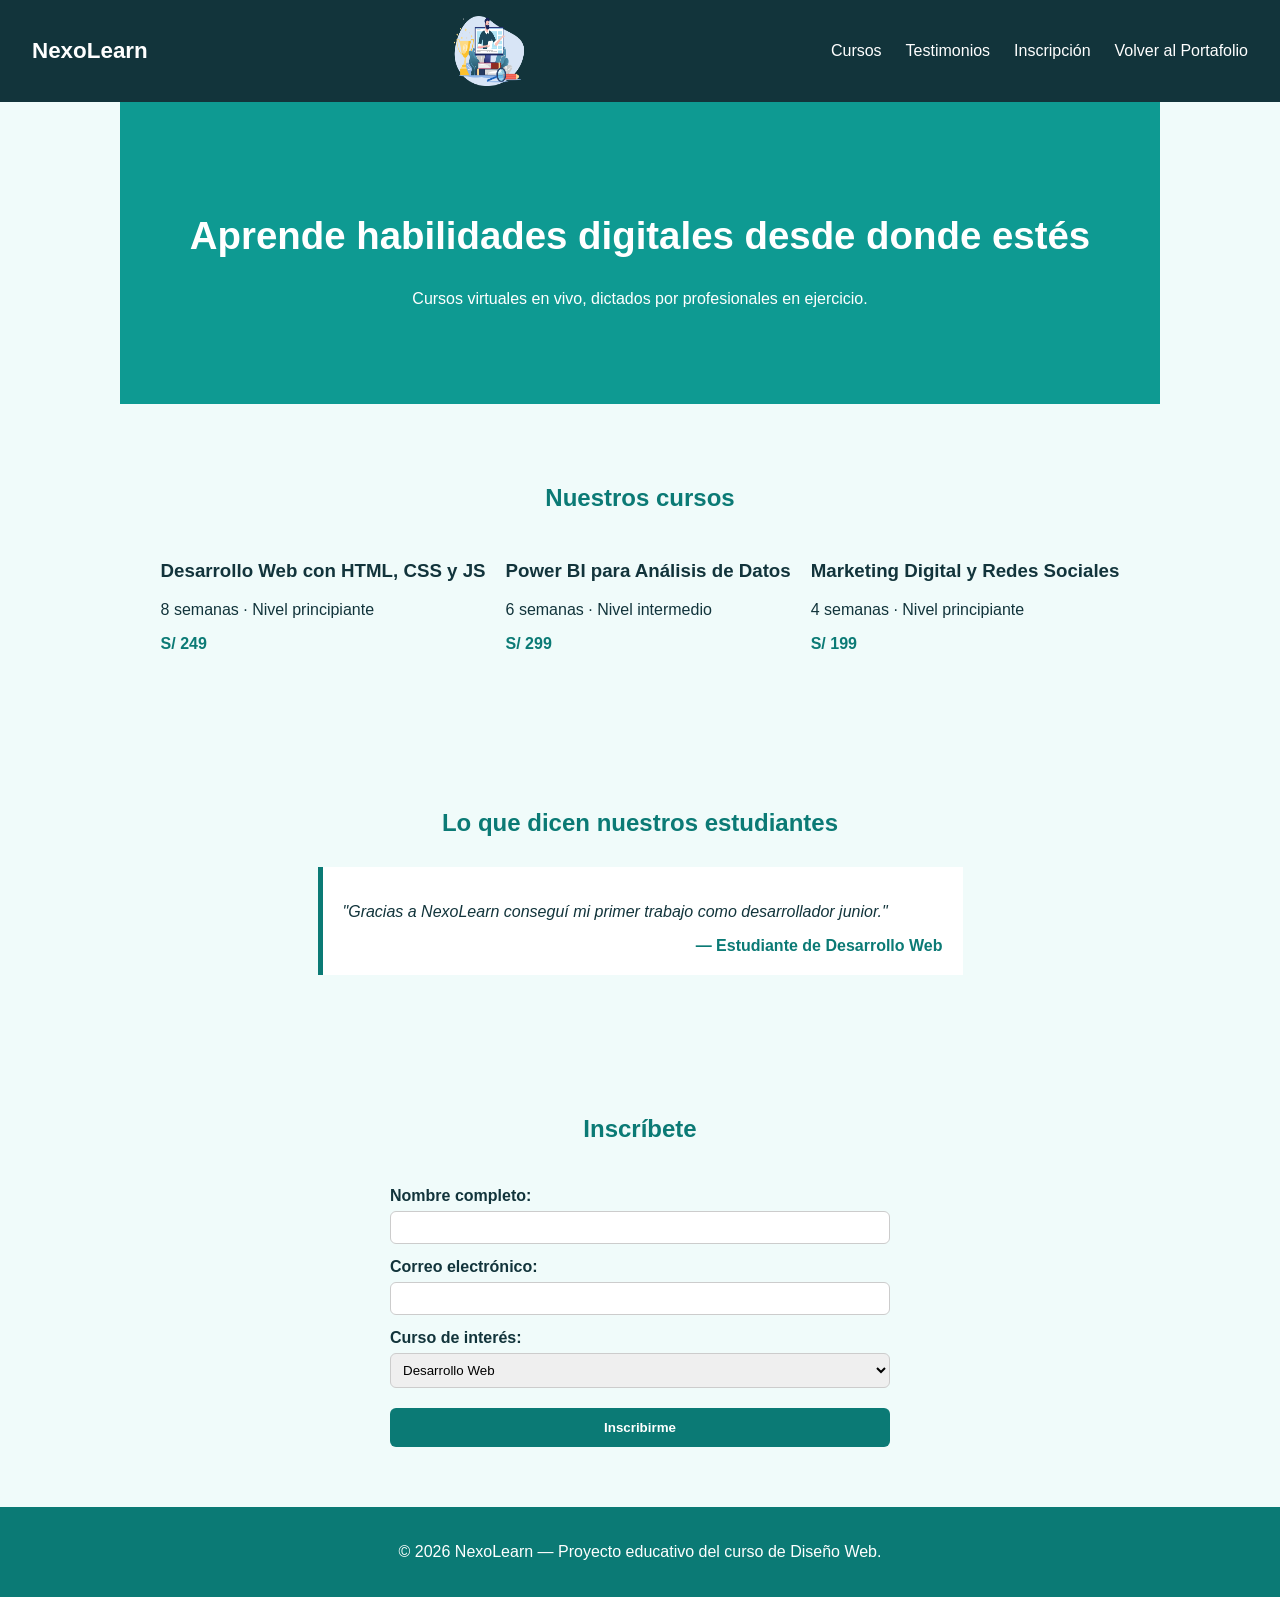
<file: capacitacion_virtual.html>
<!DOCTYPE html>
<html lang="es">
<head>
  <meta charset="UTF-8">
  <meta name="viewport" content="width=device-width, initial-scale=1.0">
  <meta name="description" content="NexoLearn - Capacitación y Cursos Virtuales">
  <title>NexoLearn - Capacitación Virtual</title>
  <link rel="stylesheet" href="../css/capacitacion_virtual.css">
</head>
<body>
  <header>
    <div class="logo">NexoLearn</div>
    <img src="../img/images (1).png " alt="Estudiante en clase virtual" width="70" height="70">
    <nav>
      <ul>
        <li><a href="#cursos">Cursos</a></li>
        <li><a href="#testimonios">Testimonios</a></li>
        <li><a href="#inscripcion">Inscripción</a></li>
        <li><a href="index.html">Volver al Portafolio</a></li>
      </ul>
    </nav>
  </header>

  <main>
    <section class="hero">
      <h1>Aprende habilidades digitales desde donde estés</h1>
      <p>Cursos virtuales en vivo, dictados por profesionales en ejercicio.</p>
    </section>

    <section id="cursos">
      <h2>Nuestros cursos</h2>
      <div class="cursos-grid">

        <article class="curso-card">
          <h3>Desarrollo Web con HTML, CSS y JS</h3>
          <p>8 semanas · Nivel principiante</p>
          <p class="precio">S/ 249</p>
        </article>

        <article class="curso-card">
          <h3>Power BI para Análisis de Datos</h3>
          <p>6 semanas · Nivel intermedio</p>
          <p class="precio">S/ 299</p>
        </article>

        <article class="curso-card">
          <h3>Marketing Digital y Redes Sociales</h3>
          <p>4 semanas · Nivel principiante</p>
          <p class="precio">S/ 199</p>
        </article>

      </div>
    </section>

    <section id="testimonios">
      <h2>Lo que dicen nuestros estudiantes</h2>
      <blockquote>
        <p>"Gracias a NexoLearn conseguí mi primer trabajo como desarrollador junior."</p>
        <cite>— Estudiante de Desarrollo Web</cite>
      </blockquote>
    </section>

    <section id="inscripcion">
      <h2>Inscríbete</h2>
      <form>
        <label for="nombre">Nombre completo:</label>
        <input type="text" id="nombre" name="nombre" required>

        <label for="correo">Correo electrónico:</label>
        <input type="email" id="correo" name="correo" required>

        <label for="curso">Curso de interés:</label>
        <select id="curso" name="curso">
          <option value="web">Desarrollo Web</option>
          <option value="bi">Power BI</option>
          <option value="marketing">Marketing Digital</option>
        </select>

        <input type="submit" value="Inscribirme">
      </form>
    </section>
  </main>

  <footer>
    <p>&copy; 2026 NexoLearn — Proyecto educativo del curso de Diseño Web.</p>
  </footer>
</body>
</html>
</file>
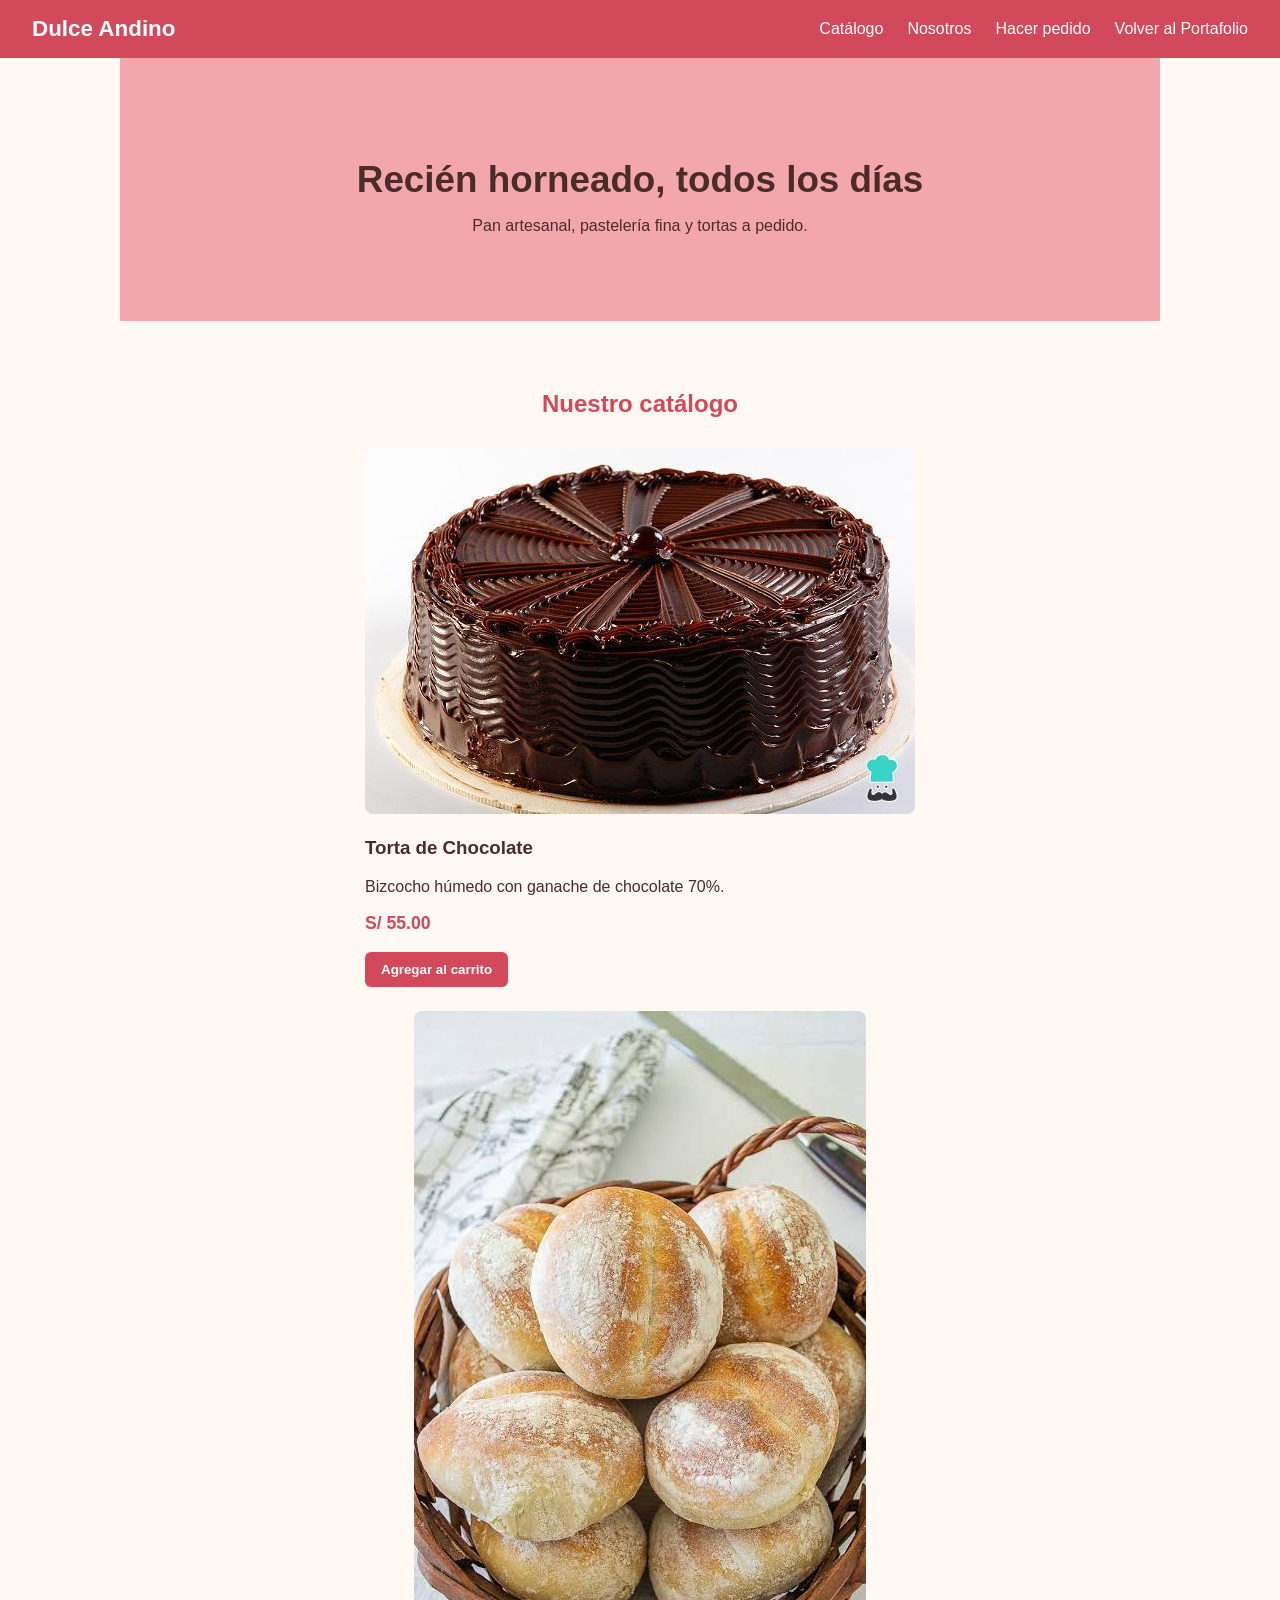
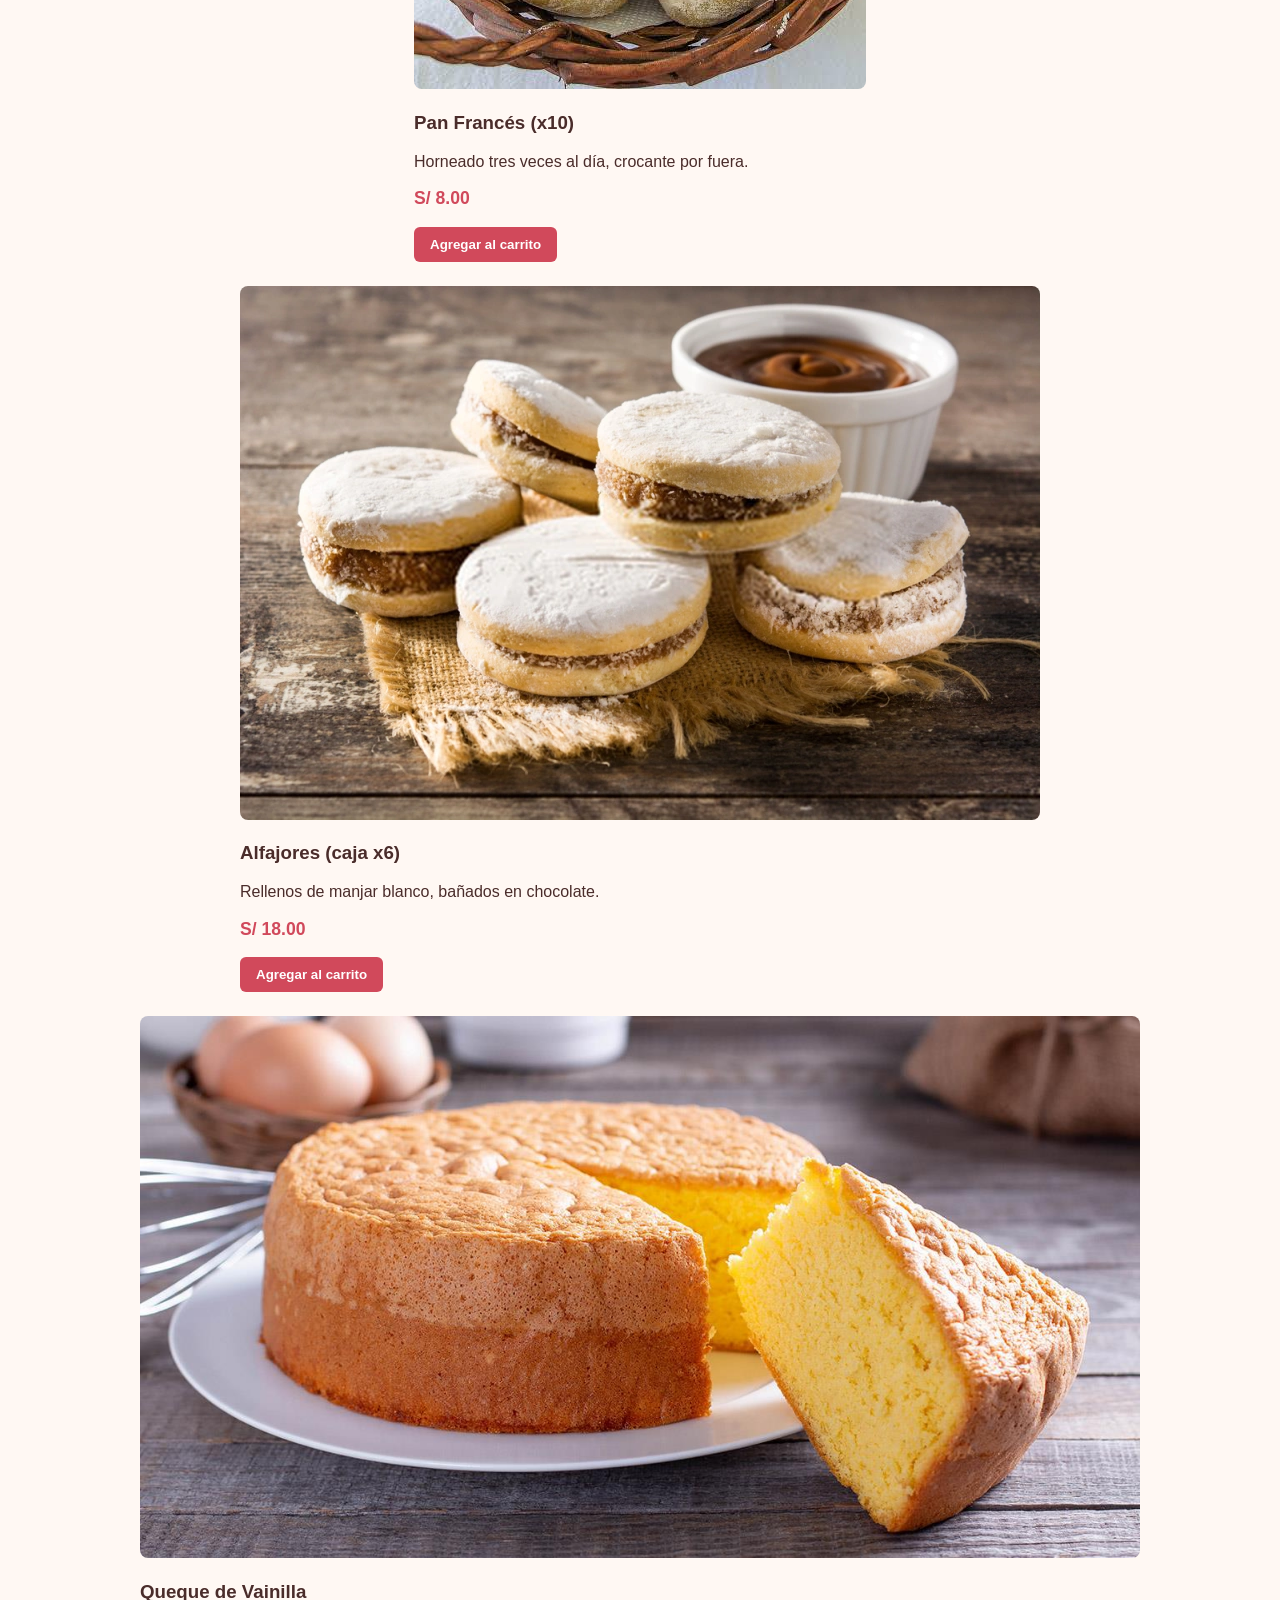
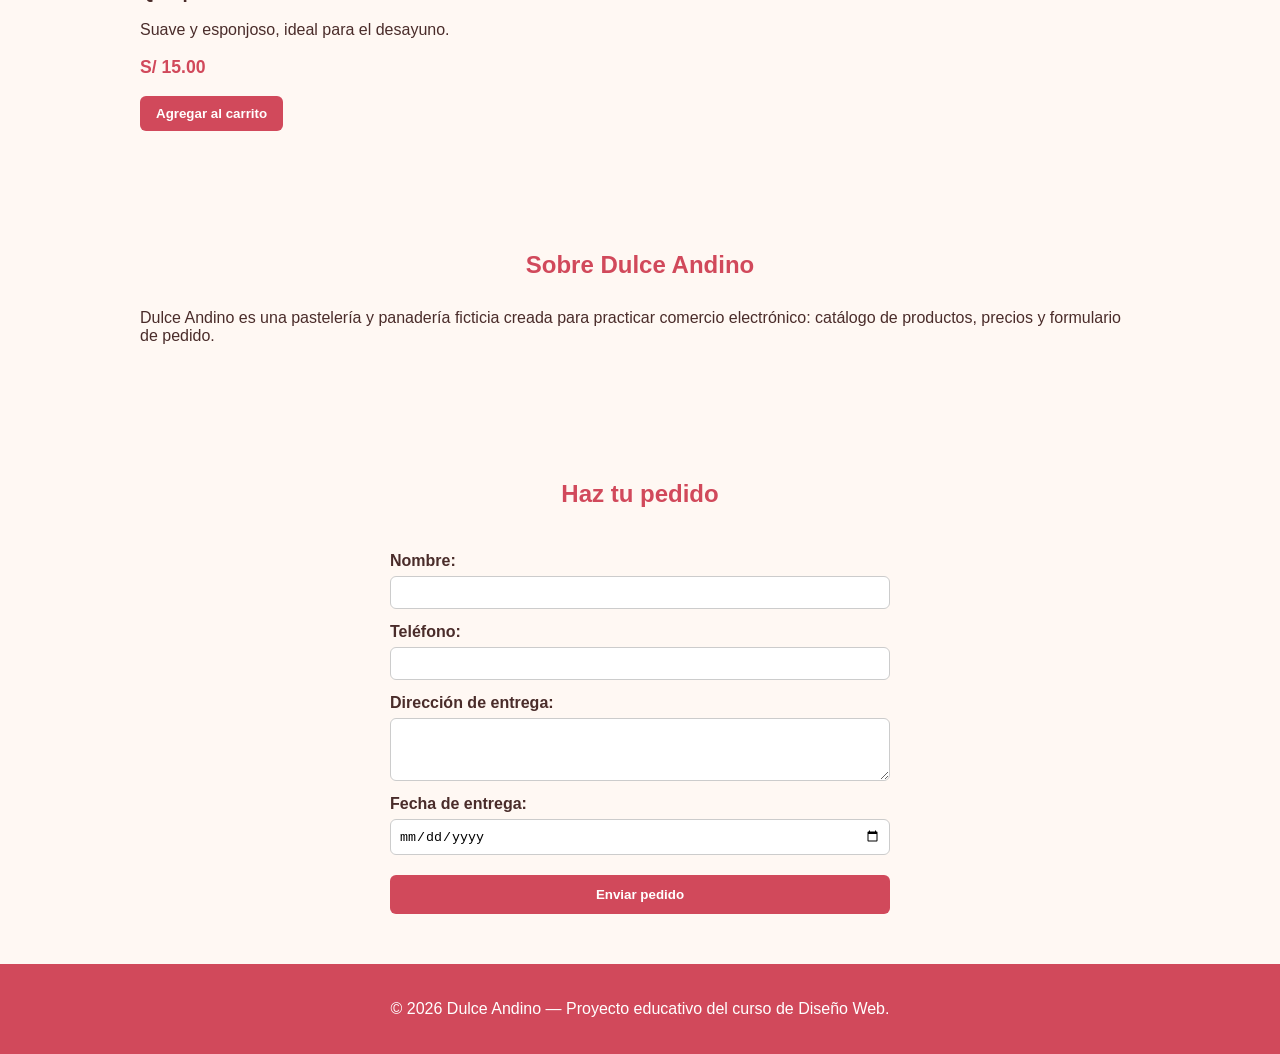
<file: pasteleria_ecommerce.html>
<!DOCTYPE html>
<html lang="es">
<head>
  <meta charset="UTF-8">
  <meta name="viewport" content="width=device-width, initial-scale=1.0">
  <meta name="description" content="Dulce Andino - Pastelería y Panadería">
  <title>Dulce Andino - Pastelería y Panadería</title>
  <link rel="stylesheet" href="../css/pasteleria_ecommerce.css">
</head>
<body>
  <header>
    <div class="logo">Dulce Andino</div>
    <nav>
      <ul>
        <li><a href="#catalogo">Catálogo</a></li>
        <li><a href="#nosotros">Nosotros</a></li>
        <li><a href="#contacto">Hacer pedido</a></li>
        <li><a href="index.html">Volver al Portafolio</a></li>
      </ul>
    </nav>
  </header>

  <main>
    <section class="hero">
      <h1>Recién horneado, todos los días</h1>
      <p>Pan artesanal, pastelería fina y tortas a pedido.</p>
    </section>

    <section id="catalogo">
      <h2>Nuestro catálogo</h2>
      <div class="productos-grid">

        <article class="producto-card">
          <img src="../img/torta_de_chocolate_esponjosa_10691_600.jpg" alt="Torta de chocolate">
          <h3>Torta de Chocolate</h3>
          <p>Bizcocho húmedo con ganache de chocolate 70%.</p>
          <p class="precio">S/ 55.00</p>
          <button type="button">Agregar al carrito</button>
        </article>

        <article class="producto-card">
          <img src="../img/images.jpg" alt="Pan francés">
          <h3>Pan Francés (x10)</h3>
          <p>Horneado tres veces al día, crocante por fuera.</p>
          <p class="precio">S/ 8.00</p>
          <button type="button">Agregar al carrito</button>
        </article>

        <article class="producto-card">
          <img src="../img/alfajores-peruanos_800x534.webp" alt="Alfajores">
          <h3>Alfajores (caja x6)</h3>
          <p>Rellenos de manjar blanco, bañados en chocolate.</p>
          <p class="precio">S/ 18.00</p>
          <button type="button">Agregar al carrito</button>
        </article>

        <article class="producto-card">
          <img src="../img/queque-de-vainilla-3579.jpg" alt="Queque de vainilla">
          <h3>Queque de Vainilla</h3>
          <p>Suave y esponjoso, ideal para el desayuno.</p>
          <p class="precio">S/ 15.00</p>
          <button type="button">Agregar al carrito</button>
        </article>

      </div>
    </section>

    <section id="nosotros">
      <h2>Sobre Dulce Andino</h2>
      <p>Dulce Andino es una pastelería y panadería ficticia creada para practicar comercio electrónico:
      catálogo de productos, precios y formulario de pedido.</p>
    </section>

    <section id="contacto">
      <h2>Haz tu pedido</h2>
      <form>
        <label for="nombre">Nombre:</label>
        <input type="text" id="nombre" name="nombre" required>

        <label for="telefono">Teléfono:</label>
        <input type="tel" id="telefono" name="telefono">

        <label for="direccion">Dirección de entrega:</label>
        <textarea id="direccion" name="direccion" rows="3"></textarea>

        <label for="fecha">Fecha de entrega:</label>
        <input type="date" id="fecha" name="fecha">

        <input type="submit" value="Enviar pedido">
      </form>
    </section>
  </main>

  <footer>
    <p>&copy; 2026 Dulce Andino — Proyecto educativo del curso de Diseño Web.</p>
  </footer>
</body>
</html>
</file>
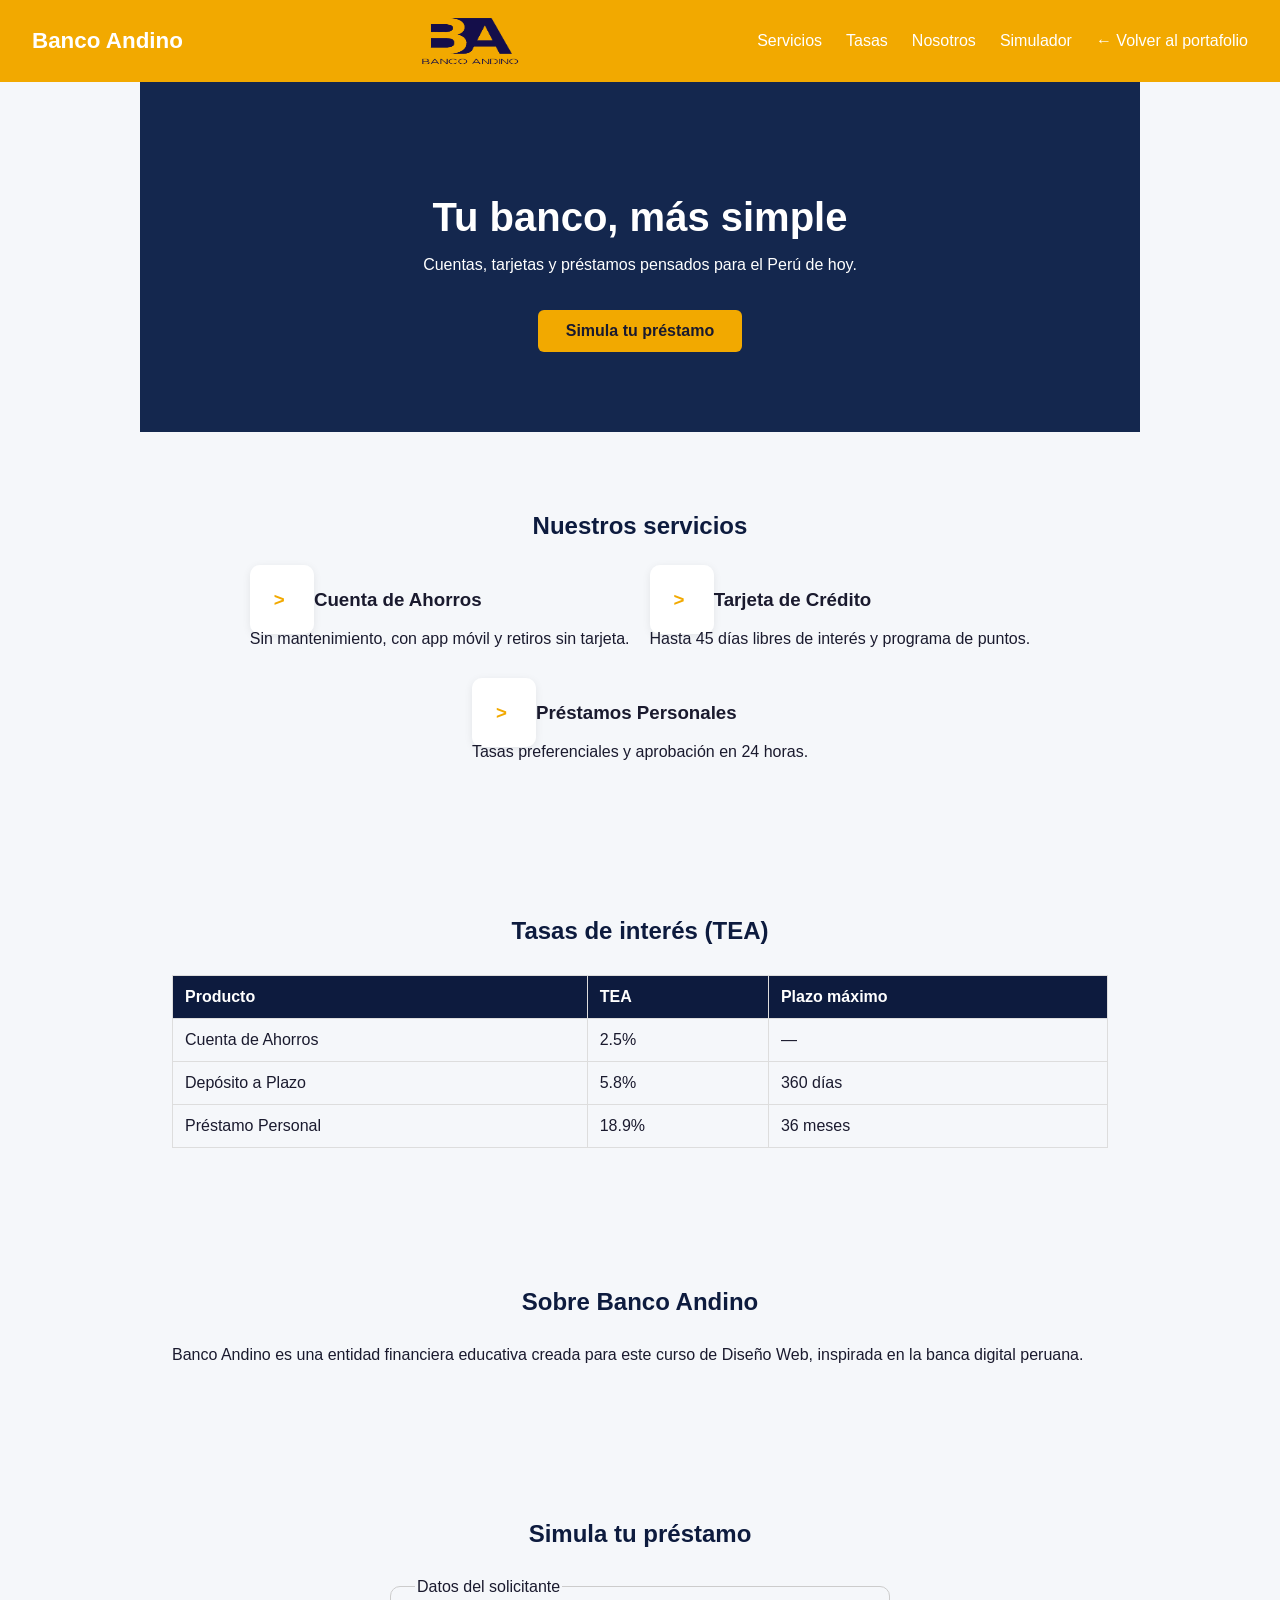
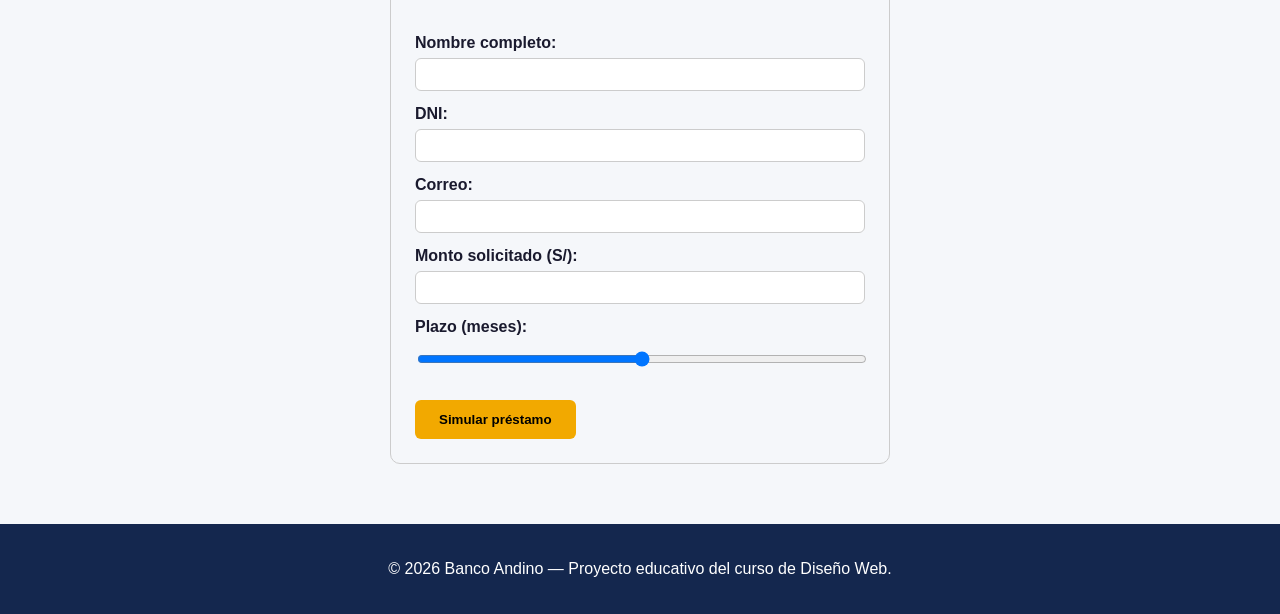
<file: html/banco.html>
<!DOCTYPE html>
<html lang="es">
<head>
  <meta charset="UTF-8">
  <meta name="viewport" content="width=device-width, initial-scale=1.0">
  <meta name="description" content="Banco Andino - Banca simple y confiable">
  <title>Banco Andino</title>
  <link rel="stylesheet" href="../css/banco.css">
</head>
<body>
  <header>
    <div class="logo">Banco Andino</div>
    <img src="../img/Banco_Andino_29.webp" alt="Fachada Banco Andino" width="100" height="50">
    <nav>
      <ul>
        <li><a href="#servicios">Servicios</a></li>
        <li><a href="#tasas">Tasas</a></li>
        <li><a href="#nosotros">Nosotros</a></li>
        <li><a href="#contacto">Simulador</a></li>
        <li><a href="portafolio.html">← Volver al portafolio</a></li>
      </ul>
    </nav>
  </header>

  <main>
    <section class="hero">
      <h1>Tu banco, más simple</h1>
      <p>Cuentas, tarjetas y préstamos pensados para el Perú de hoy.</p>
      <a href="#contacto" class="btn">Simula tu préstamo</a>
    </section>

    <section id="servicios">
      <h2>Nuestros servicios</h2>
      <div class="servicios-grid">
        <article class="servicio-card">
          <h3>Cuenta de Ahorros</h3>
          <p>Sin mantenimiento, con app móvil y retiros sin tarjeta.</p>
        </article>
        <article class="servicio-card">
          <h3>Tarjeta de Crédito</h3>
          <p>Hasta 45 días libres de interés y programa de puntos.</p>
        </article>
        <article class="servicio-card">
          <h3>Préstamos Personales</h3>
          <p>Tasas preferenciales y aprobación en 24 horas.</p>
        </article>
      </div>
    </section>

    <section id="tasas">
      <h2>Tasas de interés (TEA)</h2>
      <table>
        <thead>
          <tr>
            <th scope="col">Producto</th>
            <th scope="col">TEA</th>
            <th scope="col">Plazo máximo</th>
          </tr>
        </thead>
        <tbody>
          <tr>
            <td>Cuenta de Ahorros</td>
            <td>2.5%</td>
            <td>—</td>
          </tr>
          <tr>
            <td>Depósito a Plazo</td>
            <td>5.8%</td>
            <td>360 días</td>
          </tr>
          <tr>
            <td>Préstamo Personal</td>
            <td>18.9%</td>
            <td>36 meses</td>
          </tr>
        </tbody>
      </table>
    </section>

    <section id="nosotros">
      <h2>Sobre Banco Andino</h2>
      <p>Banco Andino es una entidad financiera educativa creada para este curso de Diseño Web, inspirada
      en la banca digital peruana.</p>
    </section>

    <section id="contacto">
      <h2>Simula tu préstamo</h2>
      <form>
        <fieldset>
          <legend>Datos del solicitante</legend>

          <label for="nombre">Nombre completo:</label>
          <input type="text" id="nombre" name="nombre" required>

          <label for="dni">DNI:</label>
          <input type="text" id="dni" name="dni" pattern="[0-9]{8}" maxlength="8" required>

          <label for="correo">Correo:</label>
          <input type="email" id="correo" name="correo" required>

          <label for="monto">Monto solicitado (S/):</label>
          <input type="number" id="monto" name="monto" min="500" max="50000" step="100">

          <label for="plazo">Plazo (meses):</label>
          <input type="range" id="plazo" name="plazo" min="6" max="36">

          <input type="submit" value="Simular préstamo">
        </fieldset>
      </form>
    </section>
  </main>

  <footer>
    <p>&copy; 2026 Banco Andino — Proyecto educativo del curso de Diseño Web.</p>
  </footer>
</body>
</html>
</file>
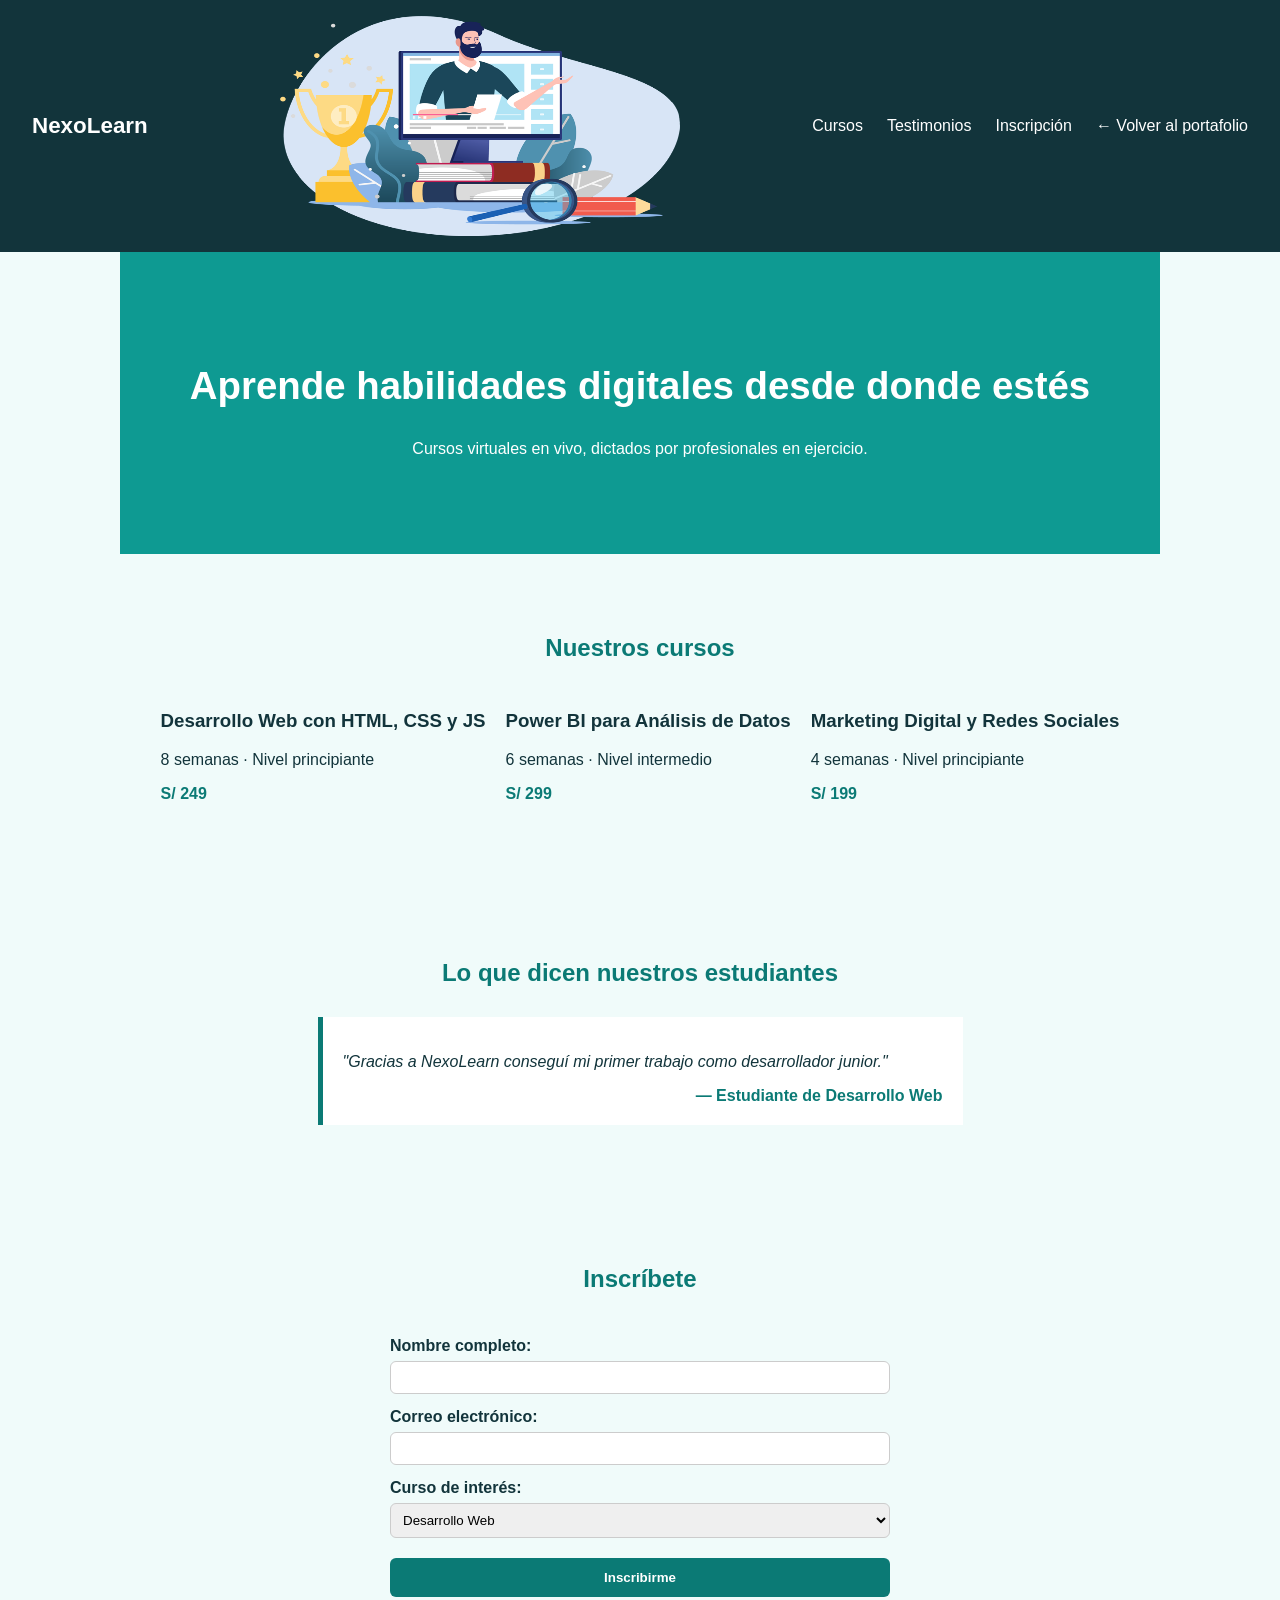
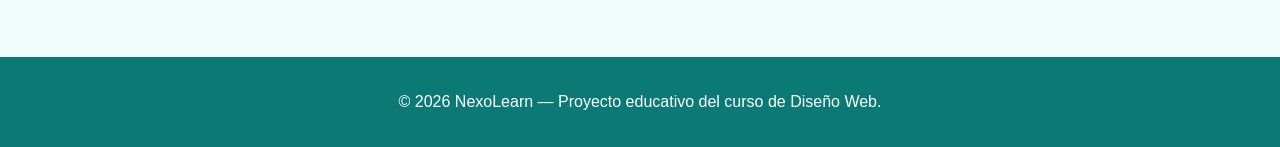
<file: html/capacitacion_virtual.html>
<!DOCTYPE html>
<html lang="es">
<head>
  <meta charset="UTF-8">
  <meta name="viewport" content="width=device-width, initial-scale=1.0">
  <meta name="description" content="NexoLearn - Capacitación y Cursos Virtuales">
  <title>NexoLearn - Capacitación Virtual</title>
  <link rel="stylesheet" href="../css/capacitacion_virtual.css">
</head>
<body>
  <header>
    <div class="logo">NexoLearn</div>
    <img src="../img/images (1).png " alt="Estudiante en clase virtual" width="400" height="220">
    <nav>
      <ul>
        <li><a href="#cursos">Cursos</a></li>
        <li><a href="#testimonios">Testimonios</a></li>
        <li><a href="#inscripcion">Inscripción</a></li>
        <li><a href="portafolio.html">← Volver al portafolio</a></li>
      </ul>
    </nav>
  </header>

  <main>
    <section class="hero">
      <h1>Aprende habilidades digitales desde donde estés</h1>
      <p>Cursos virtuales en vivo, dictados por profesionales en ejercicio.</p>
    </section>

    <section id="cursos">
      <h2>Nuestros cursos</h2>
      <div class="cursos-grid">

        <article class="curso-card">
          <h3>Desarrollo Web con HTML, CSS y JS</h3>
          <p>8 semanas · Nivel principiante</p>
          <p class="precio">S/ 249</p>
        </article>

        <article class="curso-card">
          <h3>Power BI para Análisis de Datos</h3>
          <p>6 semanas · Nivel intermedio</p>
          <p class="precio">S/ 299</p>
        </article>

        <article class="curso-card">
          <h3>Marketing Digital y Redes Sociales</h3>
          <p>4 semanas · Nivel principiante</p>
          <p class="precio">S/ 199</p>
        </article>

      </div>
    </section>

    <section id="testimonios">
      <h2>Lo que dicen nuestros estudiantes</h2>
      <blockquote>
        <p>"Gracias a NexoLearn conseguí mi primer trabajo como desarrollador junior."</p>
        <cite>— Estudiante de Desarrollo Web</cite>
      </blockquote>
    </section>

    <section id="inscripcion">
      <h2>Inscríbete</h2>
      <form>
        <label for="nombre">Nombre completo:</label>
        <input type="text" id="nombre" name="nombre" required>

        <label for="correo">Correo electrónico:</label>
        <input type="email" id="correo" name="correo" required>

        <label for="curso">Curso de interés:</label>
        <select id="curso" name="curso">
          <option value="web">Desarrollo Web</option>
          <option value="bi">Power BI</option>
          <option value="marketing">Marketing Digital</option>
        </select>

        <input type="submit" value="Inscribirme">
      </form>
    </section>
  </main>

  <footer>
    <p>&copy; 2026 NexoLearn — Proyecto educativo del curso de Diseño Web.</p>
  </footer>
</body>
</html>
</file>
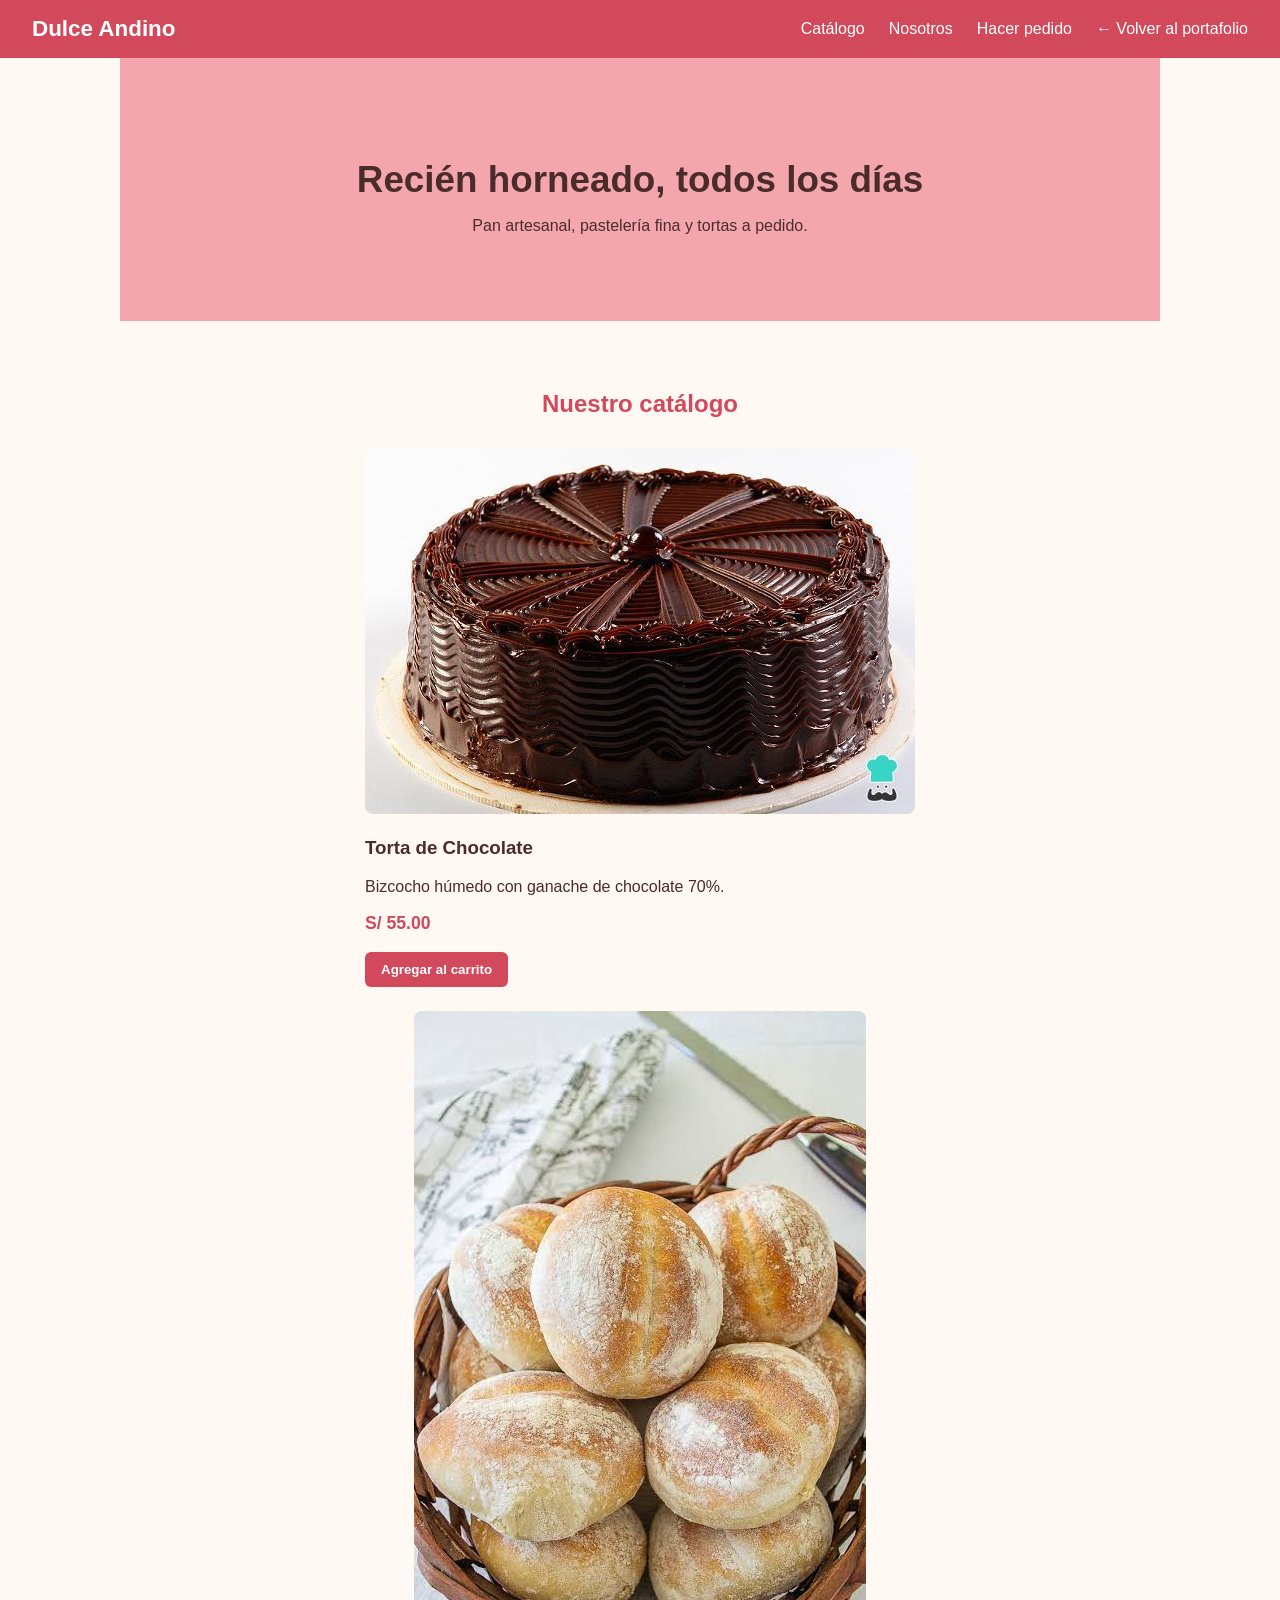
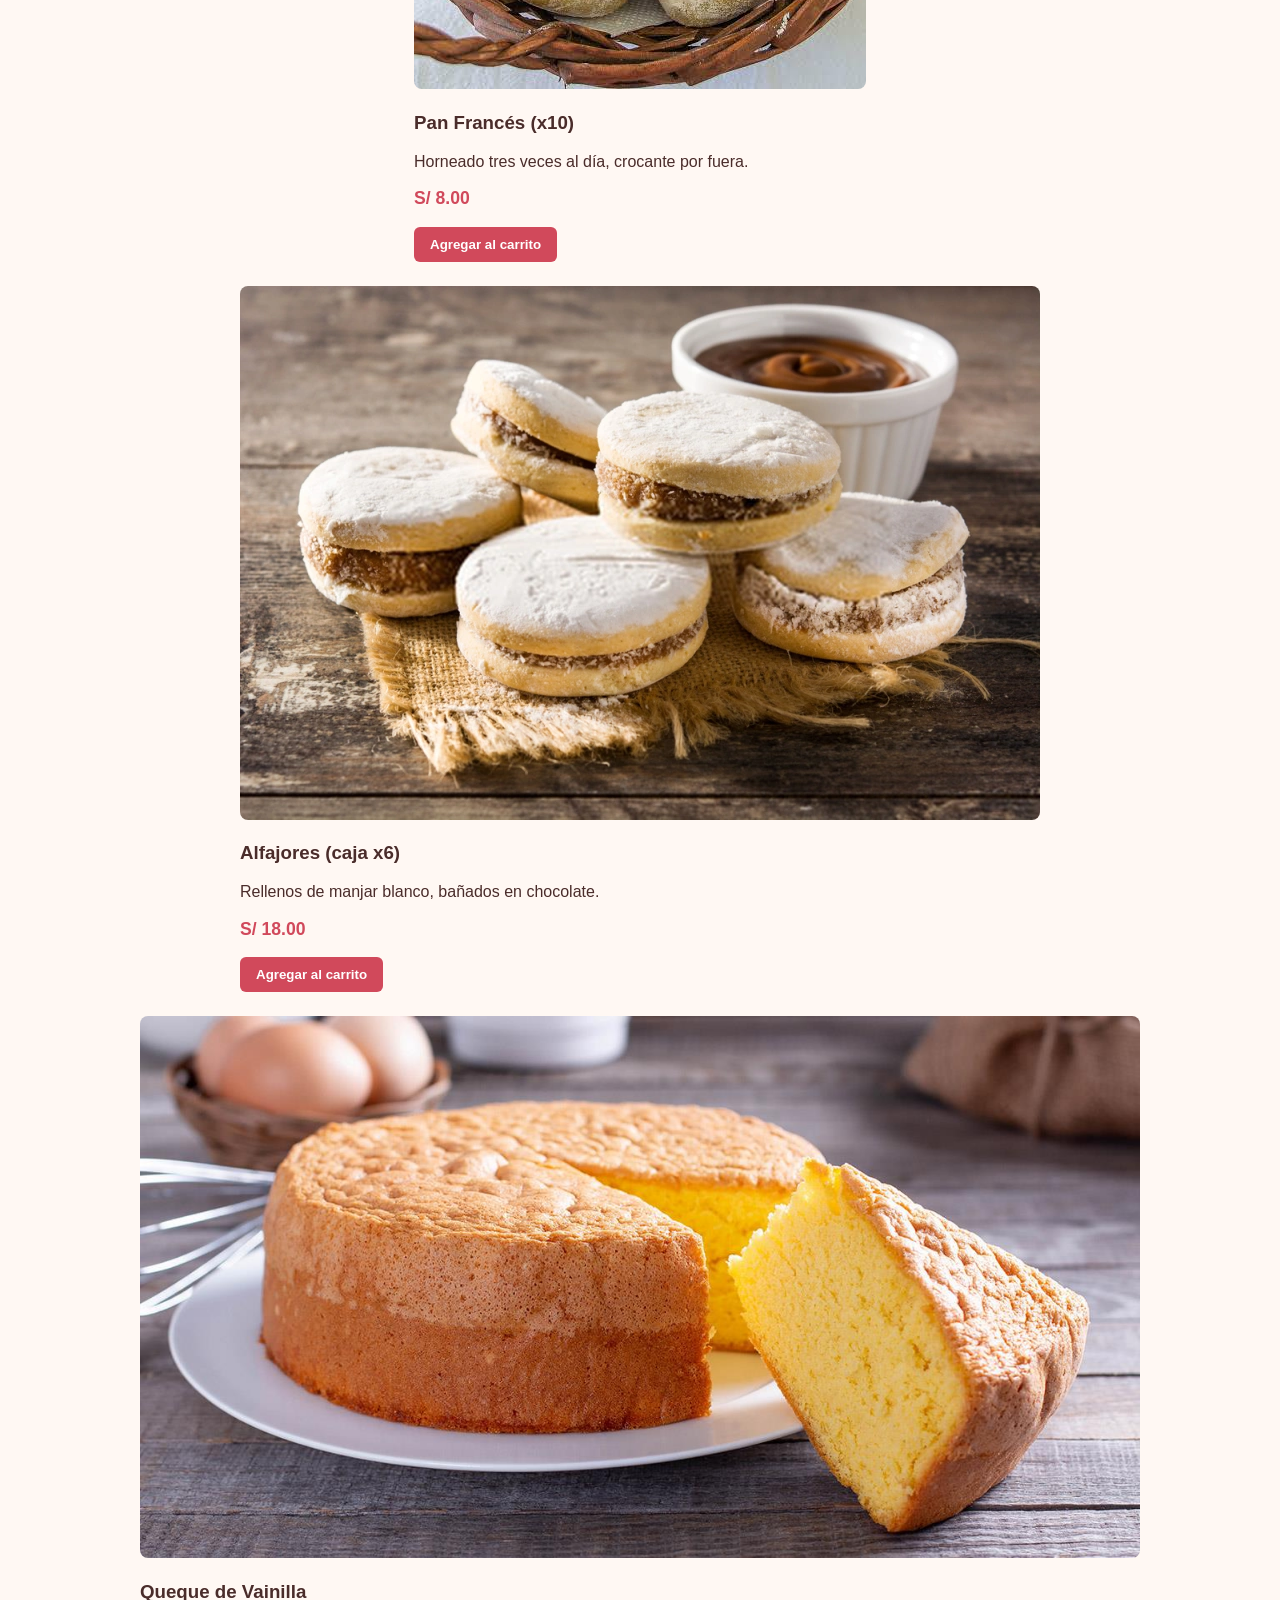
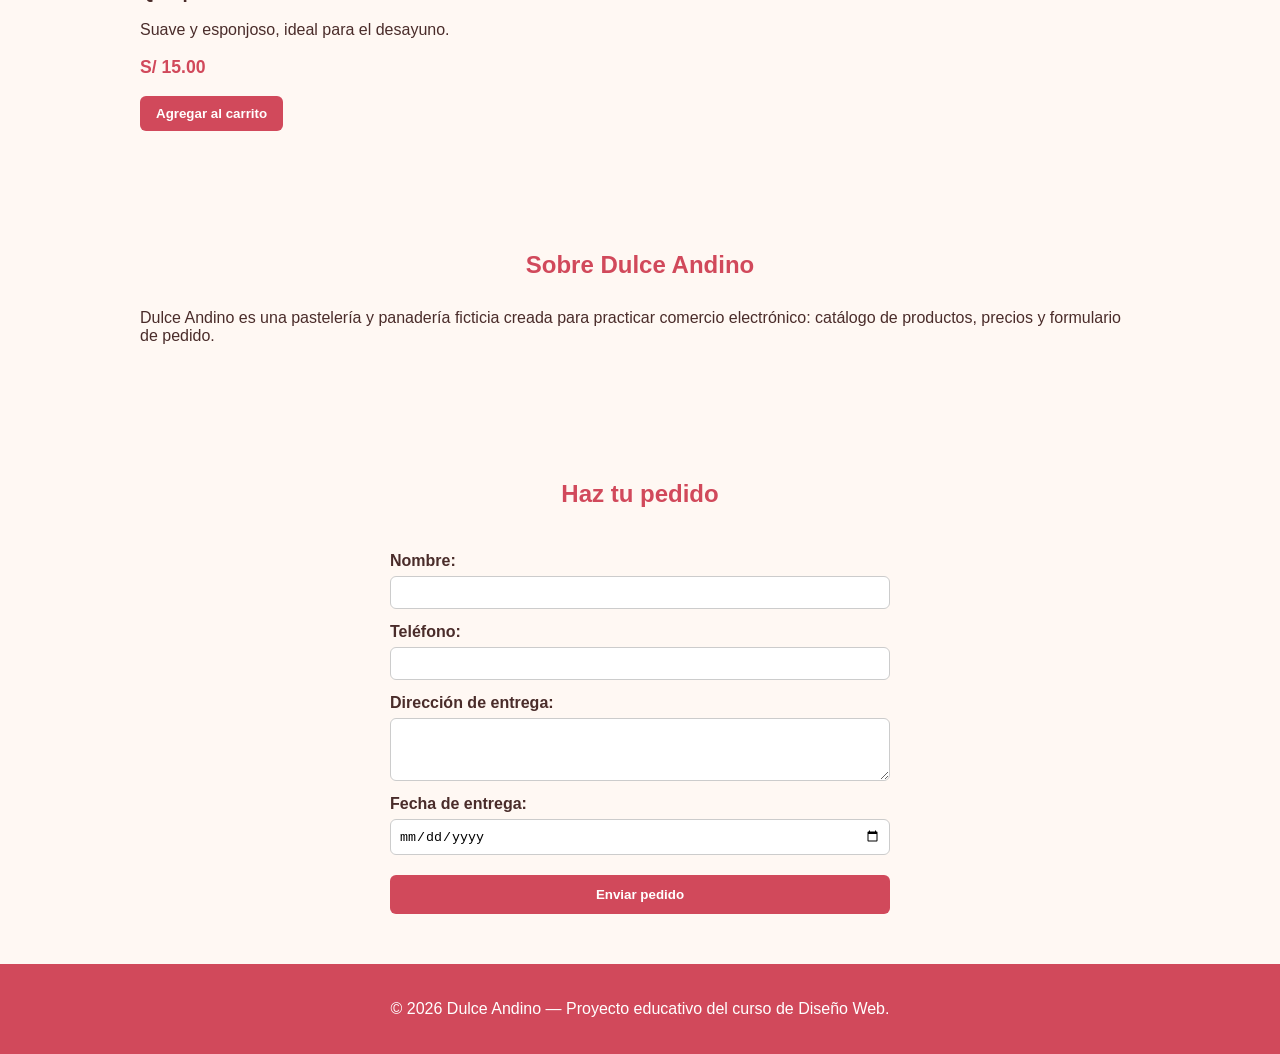
<file: html/pasteleria_ecommerce.html>
<!DOCTYPE html>
<html lang="es">
<head>
  <meta charset="UTF-8">
  <meta name="viewport" content="width=device-width, initial-scale=1.0">
  <meta name="description" content="Dulce Andino - Pastelería y Panadería">
  <title>Dulce Andino - Pastelería y Panadería</title>
  <link rel="stylesheet" href="../css/pasteleria_ecommerce.css">
</head>
<body>
  <header>
    <div class="logo">Dulce Andino</div>
    <nav>
      <ul>
        <li><a href="#catalogo">Catálogo</a></li>
        <li><a href="#nosotros">Nosotros</a></li>
        <li><a href="#contacto">Hacer pedido</a></li>
        <li><a href="portafolio.html">← Volver al portafolio</a></li>
      </ul>
    </nav>
  </header>

  <main>
    <section class="hero">
      <h1>Recién horneado, todos los días</h1>
      <p>Pan artesanal, pastelería fina y tortas a pedido.</p>
    </section>

    <section id="catalogo">
      <h2>Nuestro catálogo</h2>
      <div class="productos-grid">

        <article class="producto-card">
          <img src="../img/torta_de_chocolate_esponjosa_10691_600.jpg" alt="Torta de chocolate">
          <h3>Torta de Chocolate</h3>
          <p>Bizcocho húmedo con ganache de chocolate 70%.</p>
          <p class="precio">S/ 55.00</p>
          <button type="button">Agregar al carrito</button>
        </article>

        <article class="producto-card">
          <img src="../img/images.jpg" alt="Pan francés">
          <h3>Pan Francés (x10)</h3>
          <p>Horneado tres veces al día, crocante por fuera.</p>
          <p class="precio">S/ 8.00</p>
          <button type="button">Agregar al carrito</button>
        </article>

        <article class="producto-card">
          <img src="../img/alfajores-peruanos_800x534.webp" alt="Alfajores">
          <h3>Alfajores (caja x6)</h3>
          <p>Rellenos de manjar blanco, bañados en chocolate.</p>
          <p class="precio">S/ 18.00</p>
          <button type="button">Agregar al carrito</button>
        </article>

        <article class="producto-card">
          <img src="../img/queque-de-vainilla-3579.jpg" alt="Queque de vainilla">
          <h3>Queque de Vainilla</h3>
          <p>Suave y esponjoso, ideal para el desayuno.</p>
          <p class="precio">S/ 15.00</p>
          <button type="button">Agregar al carrito</button>
        </article>

      </div>
    </section>

    <section id="nosotros">
      <h2>Sobre Dulce Andino</h2>
      <p>Dulce Andino es una pastelería y panadería ficticia creada para practicar comercio electrónico:
      catálogo de productos, precios y formulario de pedido.</p>
    </section>

    <section id="contacto">
      <h2>Haz tu pedido</h2>
      <form>
        <label for="nombre">Nombre:</label>
        <input type="text" id="nombre" name="nombre" required>

        <label for="telefono">Teléfono:</label>
        <input type="tel" id="telefono" name="telefono">

        <label for="direccion">Dirección de entrega:</label>
        <textarea id="direccion" name="direccion" rows="3"></textarea>

        <label for="fecha">Fecha de entrega:</label>
        <input type="date" id="fecha" name="fecha">

        <input type="submit" value="Enviar pedido">
      </form>
    </section>
  </main>

  <footer>
    <p>&copy; 2026 Dulce Andino — Proyecto educativo del curso de Diseño Web.</p>
  </footer>
</body>
</html>
</file>
<file: css/portafolio.css>
* { box-sizing: border-box; }

:root {
  --morado: #4C1D95;
  --morado-claro: #EFEAF7;
  --texto: #2d2438;
  --gris: #6b7280;
}

body {
  font-family: 'Segoe UI', Arial, sans-serif;
  margin: 0;
  color: var(--texto);
  background-color: #ffffff;
  line-height: 1.5;
}

header {
  position: sticky;
  top: 0;
  background-color: white;
  border-bottom: 1px solid #eee;
  z-index: 10;
}

header nav {
  display: flex;
  justify-content: space-between;
  align-items: center;
  max-width: 1100px;
  margin: 0 auto;
  padding: 16px 24px;
}

.logo {
  font-weight: bold;
  font-size: 1.2rem;
  color: var(--morado);
  text-decoration: none;
}

header nav ul {
  list-style: none;
  display: flex;
  gap: 22px;
  margin: 0;
  padding: 0;
}

header nav ul a { color: var(--texto); text-decoration: none; font-size: 0.95rem; }
header nav ul a:hover { color: var(--morado); }

.kicker {
  text-transform: uppercase;
  letter-spacing: 1px;
  font-size: 0.8rem;
  color: var(--morado);
  font-weight: bold;
  margin-bottom: 6px;
}

.btn {
  display: inline-block;
  padding: 12px 24px;
  border-radius: 8px;
  text-decoration: none;
  font-weight: bold;
  margin-top: 8px;
}

.btn-solido { background-color: var(--morado); color: white; }
.btn-solido:hover { background-color: #6D28D9; }

.btn-outline { border: 2px solid var(--morado); color: var(--morado); }
.btn-outline:hover { background-color: var(--morado-claro); }

section { max-width: 1100px; margin: 0 auto; padding: 70px 24px; }
h2 { font-size: 1.8rem; margin-top: 4px; }

.hero {
  display: flex;
  align-items: center;
  justify-content: space-between;
  gap: 40px;
  flex-wrap: wrap;
  background-color: var(--morado-claro);
  max-width: none;
  padding: 80px 24px;
}

.hero-texto { max-width: 560px; }
.hero h1 { font-size: 2.6rem; margin: 6px 0; color: var(--morado); }
.hero .subtitulo { color: var(--gris); }
.hero .frase { font-style: italic; margin-top: 16px; }
.hero-foto { border-radius: 50%; object-fit: cover; }

.hero-botones { display: flex; gap: 12px; margin-top: 20px; flex-wrap: wrap; }

.contacto-rapido {
  background-color: var(--morado-claro);
  border-radius: 10px;
  padding: 20px 24px;
  margin-top: 24px;
  max-width: 320px;
}

.contacto-rapido h6 {
  margin: 0 0 10px 0;
  color: var(--morado);
  text-transform: uppercase;
  font-size: 0.8rem;
}

.contacto-rapido ul { list-style: none; margin: 0; padding: 0; font-size: 0.9rem; }
.contacto-rapido li { margin-bottom: 6px; }

.proyectos-grid { display: flex; flex-wrap: wrap; gap: 28px; margin-top: 30px; }

.proyecto-card h3 ::before {
  content: "> ";
  background-color: white;
  border: 1px solid #eee;
  border-radius: 14px;
  overflow: hidden;
  width: 320px;
  box-shadow: 0 4px 14px rgba(0, 0, 0, 0.06);
  padding-bottom: 20px;
  display: flex;
  flex-direction: column;
}

.proyecto-card figure { margin: 0; }
.proyecto-card img { width: 100%; display: block; }
.proyecto-card figcaption { font-size: 0.8rem; color: var(--gris); padding: 8px 20px 0; }
.proyecto-card h3 { padding: 12px 20px 0; margin: 0; color: var(--morado); }
.proyecto-card p { padding: 0 20px; }

.tecnologias {
  list-style: none;
  display: flex;
  flex-wrap: wrap;
  gap: 8px;
  padding: 0 20px;
  margin: 10px 0;
}

.tecnologias li {
  background-color: var(--morado-claro);
  color: var(--morado);
  font-size: 0.75rem;
  padding: 4px 10px;
  border-radius: 20px;
  font-weight: bold;
}

.proyecto-card .btn { margin: auto 20px 0; align-self: flex-start; }

dl { margin-top: 24px; }
dt { font-weight: bold; color: var(--morado); margin-top: 16px; }
dd { margin: 4px 0 0; color: var(--gris); }

.stack-grid { display: flex; flex-wrap: wrap; gap: 40px; margin-top: 24px; }
.stack-grupo h6 { text-transform: uppercase; color: var(--morado); font-size: 0.8rem; margin-bottom: 10px; }

.cta {
  background-color: var(--morado);
  color: white;
  text-align: center;
  max-width: none;
}

.cta h2 { color: white; }
.cta .btn-solido { background-color: white; color: var(--morado); }
.cta .btn-solido:hover { background-color: #eee; }

#contacto form { max-width: 480px; margin-top: 20px; display: flex; flex-direction: column; }
#contacto label { margin-top: 12px; font-weight: bold; }

#contacto input, #contacto textarea {
  padding: 10px;
  margin-top: 6px;
  border-radius: 6px;
  border: 1px solid #ccc;
}

#contacto input[type="submit"] {
  margin-top: 18px;
  background-color: var(--morado);
  color: white;
  border: none;
  padding: 12px;
  border-radius: 6px;
  font-weight: bold;
  cursor: pointer;
}

footer { background-color: #1c1533; color: white; text-align: center; padding: 30px 24px; }
footer nav { display: flex; justify-content: center; gap: 20px; margin: 14px 0; }
footer nav a { color: #d8cdf0; text-decoration: none; font-size: 0.9rem; }
footer nav a:hover { color: white; }
</file>
<file: css/banco.css>
:root {
  --azul-oscuro: #0d1b3e;
  --azul-texto: #1a1a2e;
  --azul-hero: #14274e;
  --dorado: #f2a900;
  --fondo: #f5f7fa;
}
* { box-sizing: border-box; }
  
body {
  font-family: 'Segoe UI', Arial, sans-serif;
  margin: 0;
  color: var(--azul-texto);
  background-color: var(--fondo);
}


header {
  display: flex;
  justify-content: space-between;
  align-items: center;
  background-color: var(--dorado);
  color: white;
  padding: 16px 32px;
}


.logo { font-size: 1.4rem; font-weight: bold; }

header nav ul {
  list-style: none;
  display: flex;
  gap: 24px;
  margin: 0;
  padding: 0;
}

header nav a { color: white; text-decoration: none; }
header nav a:hover { text-decoration: underline; }

.hero {
  background-color: var(--azul-hero);
  color: white;
  text-align: center;
  padding: 80px 20px;
}

.hero h1 { font-size: 2.5rem; margin-bottom: 10px; }

.btn {
  display: inline-block;
  margin-top: 20px;
  padding: 12px 28px;
  background-color: var(--dorado);
  color: #1a1a2e;
  border-radius: 6px;
  text-decoration: none;
  font-weight: bold;
}

section { padding: 60px 32px; max-width: 1000px; margin: 0 auto; }
h2 { color: var(--azul-oscuro); text-align: center; margin-bottom: 30px; }

.servicios-grid { display: flex; flex-wrap: wrap; gap: 20px; justify-content: center; }

.servicio-card h3::before {
  content: "> ";
  color: var(--dorado);
  font-weight: bold;
  background-color: white;
  border-radius: 10px;
  padding: 24px;
  width: 260px;
  box-shadow: 0 2px 8px rgba(0, 0, 0, 0.08);
}

table { width: 100%; border-collapse: collapse; }
th, td { padding: 12px; border: 1px solid #ddd; text-align: left; }
th { background-color: var(--azul-oscuro); color: white; }

form fieldset {
  border: 1px solid #ccc;
  border-radius: 10px;
  padding: 24px;
  max-width: 500px;
  margin: 0 auto;
}

form label { display: block; margin-top: 14px; font-weight: bold; }

form input {
  width: 100%;
  padding: 8px;
  margin-top: 6px;
  border-radius: 6px;
  border: 1px solid #ccc;
}

form input[type="submit"] {
  margin-top: 20px;
  width: auto;
  background-color: #f2a900;
  border: none;
  padding: 12px 24px;
  font-weight: bold;
  cursor: pointer;
  border-radius: 6px;
}

footer { background-color: var(--azul-hero); color: white; text-align: center; padding: 20px; }
</file>
<file: css/capacitacion_virtual.css>
:root {
  --verde-marca: #0b7a75;
  --verde-oscuro: #12343b;
  --verde-claro: #0e9a92;
  --fondo: #f0fbfa;
}
body {
  font-family: 'Segoe UI', Arial, sans-serif;
  margin: 0;
  background-color: var(--fondo);
  color: var(--verde-oscuro);
}

header {
  display: flex;
  justify-content: space-between;
  align-items: center;
  background-color: var(--verde-oscuro);
  color: white;
  padding: 16px 32px;
}

.logo { font-size: 1.4rem; font-weight: bold; }

header nav ul {
  list-style: none;
  display: flex;
  gap: 24px;
  margin: 0;
  padding: 0;
}

header nav a { color: white; text-decoration: none; }
header nav a:hover { text-decoration: underline; }

.hero {
  background-color: var(--verde-claro);
  color: white;
  text-align: center;
  padding: 80px 20px;
}

.hero h1 { font-size: 2.4rem; }

section { padding: 60px 32px; max-width: 1000px; margin: 0 auto; }
h2 { text-align: center; color: var(--verde-marca); margin-bottom: 30px; }

.cursos-grid { display: flex; flex-wrap: wrap; gap: 20px; justify-content: center; }

.curso-card h3 ::before{
  content: "> ";
  color: var(--verde-marca);
  font-weight: bold;
  border-left: 5px solid var(--verde-marca);
  background-color: white;
  border-radius: 10px;
  padding: 24px;
  width: 260px;
  text-align: center;
  box-shadow: 0 2px 8px rgba(0, 0, 0, 0.08);
}

.precio { font-weight: bold; color: var(--verde-marca); }

blockquote {
  background-color: white;
  border-left: 5px solid #0b7a75;
  padding: 20px;
  font-style: italic;
  max-width: 600px;
  margin: 0 auto;
}

blockquote cite {
  display: block;
  margin-top: 10px;
  font-style: normal;
  font-weight: bold;
  color: #0b7a75;
  text-align: right;
}

form { max-width: 500px; margin: 0 auto; display: flex; flex-direction: column; }
form label { margin-top: 14px; font-weight: bold; }

form input, form select {
  padding: 8px;
  margin-top: 6px;
  border-radius: 6px;
  border: 1px solid #ccc;
}

form input[type="submit"] {
  margin-top: 20px;
  background-color: #0b7a75;
  color: white;
  border: none;
  padding: 12px;
  border-radius: 6px;
  font-weight: bold;
  cursor: pointer;
}

footer { background-color: #0b7a75; color: white; text-align: center; padding: 20px; }
</file>
<file: css/pasteleria_ecommerce.css>
:root {
  --rosa-marca: #d1495b;
  --marron-texto: #4a2c2a;
  --rosa-claro: #f4a6ad;
  --fondo: #fff8f3;
}

body {
  font-family: 'Trebuchet MS', Arial, sans-serif;
  margin: 0;
  background-color: var(--fondo);
  color: var(--marron-texto);
}

header {
  display: flex;
  justify-content: space-between;
  align-items: center;
  background-color: var(--rosa-marca);
  color: white;
  padding: 16px 32px;
}

.logo { font-size: 1.4rem; font-weight: bold; }

header nav ul {
  list-style: none;
  display: flex;
  gap: 24px;
  margin: 0;
  padding: 0;
}

header nav a { color: white; text-decoration: none; }
header nav a:hover { text-decoration: underline; }

.hero {
  background-color: var(--rosa-claro);
  text-align: center;
  padding: 70px 20px;
  color: var(--marron-texto);
}

.hero h1 { font-size: 2.3rem; margin-bottom: 10px; }

section { padding: 50px 32px; max-width: 1000px; margin: 0 auto; }
h2 { text-align: center; color: var(--rosa-marca); margin-bottom: 30px; }

.productos-grid { display: flex; flex-wrap: wrap; gap: 24px; justify-content: center; }

.producto-card h3 ::before{
  content: "> ";
  color: var(--rosa-marca);
  font-weight: bold;
  background-color: white;
  border-radius: 12px;
  padding: 16px;
  width: 240px;
  text-align: center;
  box-shadow: 0 2px 8px rgba(0, 0, 0, 0.08);
}

.producto-card img { width: 100%; border-radius: 8px; }
.precio { font-weight: bold; color: var(--rosa-marca); font-size: 1.1rem; }

.producto-card button {
  background-color: #d1495b;
  color: white;
  border: none;
  padding: 10px 16px;
  border-radius: 6px;
  cursor: pointer;
  font-weight: bold;
}

.producto-card button:hover { background-color: #a83346; }

form { max-width: 500px; margin: 0 auto; display: flex; flex-direction: column; }
form label { margin-top: 14px; font-weight: bold; }

form input, form textarea {
  padding: 8px;
  margin-top: 6px;
  border-radius: 6px;
  border: 1px solid #ccc;
}

form input[type="submit"] {
  margin-top: 20px;
  background-color: #d1495b;
  color: white;
  border: none;
  padding: 12px;
  border-radius: 6px;
  font-weight: bold;
  cursor: pointer;
}

footer { background-color: var(--rosa-marca); color: white; text-align: center; padding: 20px; }
</file>
